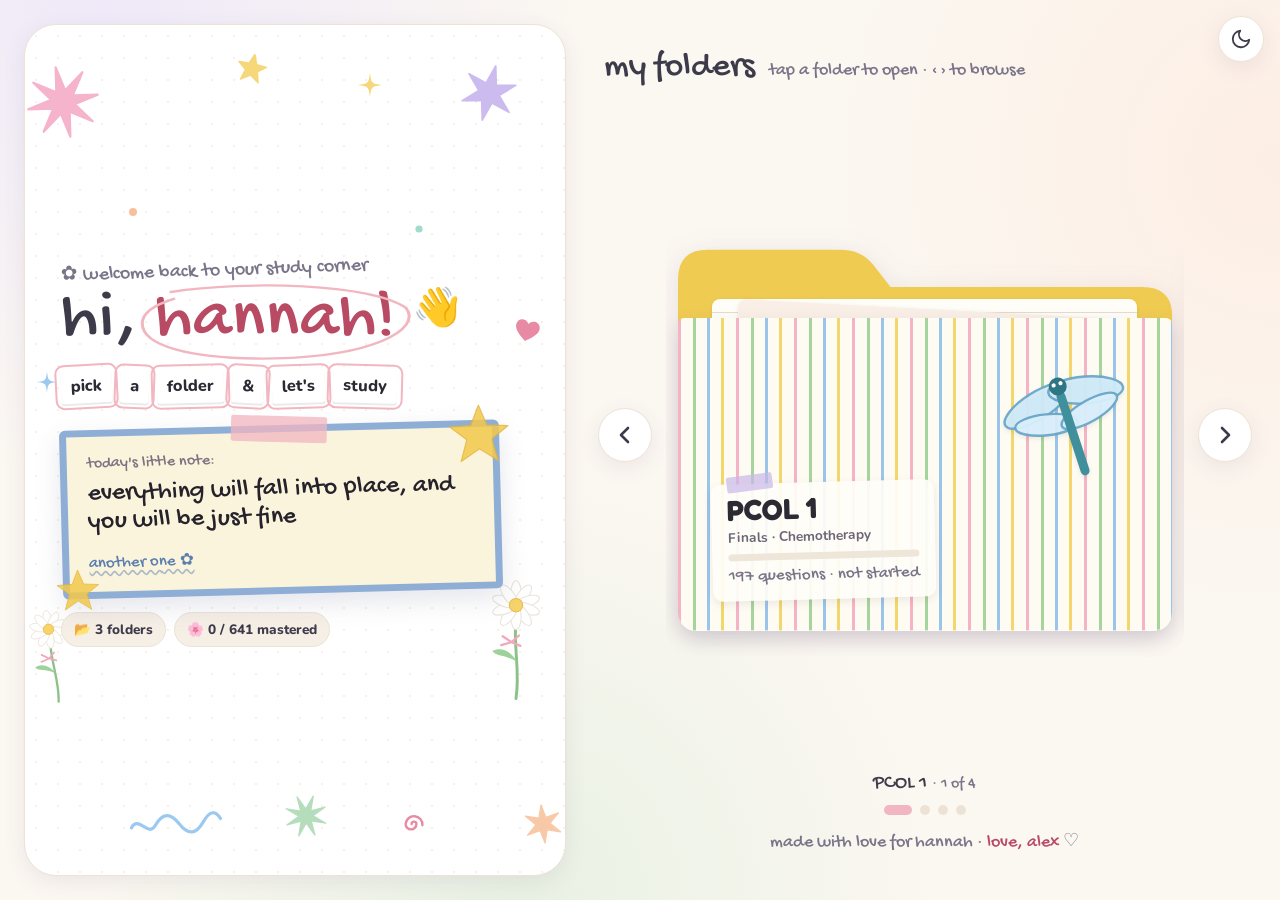
<file: index.html>
<!doctype html>
<html lang="en" data-theme="light">
<head>
<meta charset="utf-8">
<meta name="viewport" content="width=device-width, initial-scale=1">
<title>Hi, Hannah!</title>
<link rel="preconnect" href="https://fonts.googleapis.com">
<link href="https://fonts.googleapis.com/css2?family=Fredoka:wght@500;600;700&family=Gochi+Hand&family=Nunito:wght@400;600;700;800&display=swap" rel="stylesheet">
<link rel="stylesheet" href="assets/base.css">
<link rel="stylesheet" href="assets/folders.css">
<script src="assets/common.js"></script>
<style>
:root{--hand:"Gochi Hand","Comic Sans MS","Segoe Print",cursive}
.home-top{position:fixed;top:16px;right:16px;z-index:30}
.home{display:grid;grid-template-columns:minmax(0,.9fr) minmax(0,1.1fr);gap:28px;max-width:1400px;margin:0 auto;padding:24px 24px 24px;align-items:start}
@media(max-width:900px){.home{grid-template-columns:1fr;padding:16px 16px 32px;gap:8px}}

/* ---------- Greeting side ---------- */
.hello{position:sticky;top:24px;min-height:calc(100vh - 48px);display:flex;flex-direction:column;justify-content:center;padding:40px 36px;border-radius:32px;
  background:var(--surface);border:1px solid var(--line);box-shadow:var(--shadow);overflow:hidden;isolation:isolate}
.hello::before{content:"";position:absolute;inset:0;z-index:-2;opacity:.55;
  background-image:radial-gradient(var(--line) 1.2px,transparent 1.3px);background-size:22px 22px}
@media(max-width:900px){.hello{position:relative;top:0;min-height:auto;padding:64px 22px 30px}}
.doodles{position:absolute;inset:0;z-index:-1;pointer-events:none}
.dd{position:absolute;transform:translate(-50%,-50%) rotate(var(--r,0deg));animation:floaty 6s ease-in-out infinite;animation-delay:var(--dl,0s)}
.dd svg{display:block;width:100%;height:auto;overflow:visible}
.dd.tw{animation:twinkle 3.2s ease-in-out infinite;animation-delay:var(--dl,0s)}
@keyframes floaty{0%,100%{transform:translate(-50%,-50%) rotate(var(--r,0deg))}50%{transform:translate(-50%,calc(-50% - 7px)) rotate(calc(var(--r,0deg) + 4deg))}}
@keyframes twinkle{0%,100%{opacity:1;transform:translate(-50%,-50%) scale(1) rotate(var(--r,0deg))}50%{opacity:.45;transform:translate(-50%,-50%) scale(.78) rotate(var(--r,0deg))}}
@media(max-width:620px){.dd.opt{display:none}}

.kicker{font-family:var(--hand);font-size:1.25rem;color:var(--muted);margin:0 0 4px;transform:rotate(-2deg);display:inline-block}
.hi{font-family:var(--hand);font-weight:400;font-size:clamp(3.2rem,5.4vw,5.6rem);line-height:.95;margin:0;letter-spacing:1px;color:var(--ink)}
.hi .name{position:relative;display:inline-block;color:var(--rose-d)}
.hi .name svg{position:absolute;left:-9%;top:-14%;width:118%;height:132%;overflow:visible;pointer-events:none}
.hi .name path{fill:none;stroke:var(--rose);stroke-width:3.2;stroke-linecap:round;stroke-dasharray:640;stroke-dashoffset:640;animation:draw 1.4s .4s ease forwards}
.hi .wave{display:inline-block;font-size:.55em;vertical-align:.35em;transform-origin:70% 80%;animation:wave 2.4s 1.2s ease-in-out 2}
@keyframes draw{to{stroke-dashoffset:0}}
@keyframes wave{0%,60%,100%{transform:rotate(0)}10%,30%{transform:rotate(14deg)}20%,40%{transform:rotate(-8deg)}}

.tiles{display:flex;flex-wrap:wrap;gap:8px;margin:16px 0 22px}
.tiles span{font-family:var(--body);font-weight:800;font-size:1.02rem;background:#fff;color:#2c2a33;padding:4px 10px;border-radius:3px;
  outline:2px solid var(--rose);outline-offset:4px;transform:rotate(var(--r));box-shadow:0 2px 0 rgba(0,0,0,.08)}
:root[data-theme="dark"] .tiles span{background:#f7f2ea}

/* Note card (cream card, blue frame, chunky marker text, yellow stars) */
.note{position:relative;max-width:440px;background:#fbf4dd;border:7px solid #8eaed6;border-radius:6px;padding:16px 20px 13px;transform:rotate(-1.5deg);box-shadow:0 10px 26px rgba(80,90,130,.15)}
.note::before{content:"";position:absolute;top:-16px;left:50%;width:96px;height:26px;transform:translateX(-50%) rotate(3deg);background:rgba(242,182,193,.75);border-radius:2px}
.note small{display:block;font-family:var(--hand);font-size:1rem;color:#7d7280;margin-bottom:2px}
.note p{margin:0;font-family:var(--hand);font-size:clamp(1.35rem,2vw,1.8rem);line-height:1.12;color:#25222b;min-height:2.3em;transition:opacity .25s}
.note .ystar{position:absolute;width:62px;opacity:.85;z-index:0;pointer-events:none}
.note p,.note small,.note button{position:relative;z-index:1}
.note button{margin-top:10px;border:0;background:none;font-family:var(--hand);font-size:1.05rem;color:#5c7fae;padding:2px 0;text-decoration:underline wavy rgba(92,127,174,.5);text-underline-offset:4px}
.note button:hover{color:var(--rose-d)}
.hello-stats{display:flex;gap:8px;flex-wrap:wrap;margin-top:18px}
.hello-stats span{font-size:.85rem;font-weight:800;padding:6px 12px;border-radius:99px;background:var(--surface-2);border:1px solid var(--line)}

/* ---------- Folder shelf ---------- */
.shelf{display:flex;flex-direction:column;min-height:calc(100vh - 48px);padding:26px 4px 0}
@media(max-width:900px){.shelf{min-height:0;padding:22px 0 0}}
.shelf-head{display:flex;align-items:baseline;gap:14px;flex-wrap:wrap;margin:0 6px 18px}
.shelf-head h2{font-family:var(--hand);font-weight:400;font-size:2.2rem;line-height:1}
.shelf-head .hand{font-family:var(--hand);color:var(--muted);font-size:1.15rem}
 /* Folder carousel: one folder at a time, browse with the arrow buttons, arrow keys, dots or a swipe */
.carousel{flex:1;min-height:0;display:grid;grid-template-columns:auto minmax(0,1fr) auto;align-items:center;gap:14px}
.car-viewport{overflow:hidden;border-radius:24px;touch-action:pan-y}
.car-track{display:flex;transition:transform .55s cubic-bezier(.3,1.15,.4,1)}
.slide{flex:0 0 100%;display:flex;justify-content:center;align-items:center;padding:22px 12px 26px}
.slide .folder{width:min(100%,620px,calc((100vh - 300px) * 1.25))}
.slide .folder.ghost{aspect-ratio:5/4}
.slide .folder .label{padding:10px 16px 11px}
.slide .folder .label b{font-size:1.8rem}
.slide .folder .label small{font-size:.86rem}
.slide .folder .label em{font-size:1.05rem}
.slide .folder .mini{min-width:150px;height:7px}
.car-btn{width:54px;height:54px;border-radius:50%;border:1px solid var(--line);background:var(--surface);box-shadow:var(--shadow);color:var(--ink);display:grid;place-items:center;transition:transform .2s,background .2s}
.car-btn svg{width:24px;height:24px}
.car-btn:hover{transform:scale(1.08);background:var(--rose-t)}
.car-btn:active{transform:scale(.95)}
.car-meta{display:flex;flex-direction:column;align-items:center;gap:6px;margin:2px 0 4px}
.car-name{font-family:var(--hand);font-size:1.25rem;color:var(--ink)}
.car-name small{color:var(--muted);font-size:1rem}
.car-dots{display:flex;justify-content:center;gap:8px}
.car-dots button{width:10px;height:10px;border-radius:99px;border:0;padding:0;background:var(--line);transition:width .3s,background .3s}
.car-dots button.on{width:28px;background:var(--rose)}
@media(max-width:900px){.slide .folder{width:min(100%,460px)}}
@media(max-width:520px){.carousel{gap:6px}.car-btn{width:42px;height:42px}.slide{padding:16px 4px 20px}.slide .folder .label b{font-size:1.4rem}.slide .folder .mini{min-width:100px}}

.folder{position:relative;display:block;aspect-ratio:5/4;color:inherit;text-decoration:none;perspective:900px;
  animation:popin .6s cubic-bezier(.3,1.5,.5,1) both;animation-delay:var(--d,0ms)}
@keyframes popin{from{opacity:0;transform:translateY(16px) scale(.94)}to{opacity:1;transform:none}}
.folder .backsheet{position:absolute;inset:0;width:100%;height:100%;filter:drop-shadow(0 6px 14px rgba(90,70,110,.13))}
.folder .backsheet path{fill:var(--tab)}
.folder .paper{position:absolute;left:7%;right:7%;top:16%;height:62%;border-radius:8px;background:#fffdf8;transition:transform .4s cubic-bezier(.3,1.4,.5,1);
  background-image:repeating-linear-gradient(transparent 0 13px,#e7dccb 13px 14px);box-shadow:0 1px 4px rgba(0,0,0,.08)}
.folder .paper:nth-child(3){left:11%;right:4%;top:19%;transform:rotate(3deg);background-image:none;background-color:#f9efe6}
.folder .front{position:absolute;left:0;right:0;top:21%;bottom:0;border-radius:6px 6px 18px 18px;overflow:hidden;transform-origin:50% 100%;
  transition:transform .4s cubic-bezier(.3,1.3,.5,1),box-shadow .3s;box-shadow:0 -1px 0 rgba(255,255,255,.6) inset,0 8px 18px rgba(90,70,110,.16)}
.folder:hover .front,.folder:focus-visible .front{transform:rotateX(-18deg);box-shadow:0 14px 26px rgba(90,70,110,.22)}
.folder:hover .paper:nth-child(2),.folder:focus-visible .paper:nth-child(2){transform:translateY(-16%)}
.folder:hover .paper:nth-child(3){transform:translateY(-9%) rotate(5deg)}
.folder:focus-visible{outline:none}
.folder:focus-visible .front{outline:3px solid var(--lav);outline-offset:3px}
.folder .doodle{position:absolute;right:6%;top:7%;width:40%;max-width:150px;filter:drop-shadow(0 2px 2px rgba(0,0,0,.08))}
.folder .doodle svg{width:100%;height:auto;display:block}
.folder .label{position:absolute;left:7%;bottom:10%;max-width:64%;padding:7px 12px 8px;border-radius:10px;background:rgba(255,253,248,.93);color:#2c2a33;transform:rotate(-1.5deg);box-shadow:0 3px 10px rgba(0,0,0,.08)}
.folder .label::before{content:"";position:absolute;top:-9px;left:16px;width:46px;height:16px;background:rgba(201,184,232,.7);transform:rotate(-6deg);border-radius:2px}
.folder .label b{display:block;font-family:var(--head);font-weight:700;font-size:1.3rem;line-height:1.1}
.folder .label small{display:block;font-size:.74rem;color:#6d6677;font-weight:700;margin-top:1px;white-space:nowrap;overflow:hidden;text-overflow:ellipsis}
.folder .mini{display:block;height:6px;border-radius:99px;background:#efe6da;margin-top:6px;overflow:hidden;min-width:100px}
.folder .mini i{display:block;height:100%;border-radius:99px;background:linear-gradient(90deg,#a8c3a0,#c9b8e8,#f2b6c1)}
.folder .label em{display:block;font-style:normal;font-family:var(--hand);font-size:.9rem;color:#7a7489;margin-top:3px;white-space:nowrap}
@media(max-width:900px) and (min-width:521px){.folder .label{max-width:74%;padding:6px 9px 7px}.folder .label b{font-size:1.1rem}.folder .label small{display:none}.folder .mini{min-width:70px}}

/* Ghost folder = coming soon */
.folder.ghost{cursor:default;aspect-ratio:5/3}
.folder.ghost .backsheet{filter:none}
.folder.ghost .backsheet path{fill:none;stroke:var(--muted);stroke-width:.8;stroke-dasharray:3 3;vector-effect:non-scaling-stroke;opacity:.55}
.folder.ghost .front{background:transparent;box-shadow:none;border:2px dashed color-mix(in srgb,var(--muted) 45%,transparent);display:grid;place-items:center;text-align:center}
.folder.ghost:hover .front{transform:none}
.folder.ghost .front span{font-family:var(--hand);font-size:1.25rem;color:var(--muted);padding:0 10px}

/* Folder patterns live in assets/folders.css */
.folder:not(.ghost) .front{background:var(--pat);border:var(--bw,0px) solid transparent}
:root[data-theme="dark"] .folder:not(.ghost) .front,:root[data-theme="dark"] .folder .backsheet{filter:saturate(.88) brightness(.9)}

footer.home-foot{text-align:center;color:var(--muted);font-family:var(--hand);font-size:1.15rem;padding:10px 16px 18px}
footer.home-foot b{font-weight:400;color:var(--rose-d)}
@media (prefers-reduced-motion: reduce){.dd,.folder,.hi .name path,.hi .wave{animation:none!important}.hi .name path{stroke-dashoffset:0}}
</style>
</head>
<body>
<div class="home-top">
  <button class="theme-btn" id="themeBtn" aria-label="Toggle dark mode">
    <svg class="moon" viewBox="0 0 24 24" fill="none" stroke="currentColor" stroke-width="2" stroke-linecap="round" stroke-linejoin="round"><path d="M21 12.8A9 9 0 1 1 11.2 3a7 7 0 0 0 9.8 9.8z"/></svg>
    <svg class="sun" viewBox="0 0 24 24" fill="none" stroke="currentColor" stroke-width="2" stroke-linecap="round"><circle cx="12" cy="12" r="4.5"/><path d="M12 2v2M12 20v2M4.9 4.9l1.4 1.4M17.7 17.7l1.4 1.4M2 12h2M20 12h2M4.9 19.1l1.4-1.4M17.7 6.3l1.4-1.4"/></svg>
  </button>
</div>

<div class="home">
  <!-- ============ Greeting ============ -->
  <section class="hello" aria-labelledby="hiTitle">
    <div class="doodles" id="doodles" aria-hidden="true"></div>
    <p class="kicker">✿ welcome back to your study corner</p>
    <h1 class="hi" id="hiTitle">hi, <span class="name">hannah!<svg viewBox="0 0 300 120" preserveAspectRatio="none" aria-hidden="true"><path d="M40,18 C120,2 250,6 288,40 C306,70 250,108 150,110 C60,112 6,92 10,58 C14,30 70,14 130,12"/></svg></span> <span class="wave">👋</span></h1>
    <div class="tiles" id="tiles" aria-label="pick a folder and let's study"></div>
    <div class="note" id="note">
      <svg class="ystar" style="top:-24px;right:-18px" viewBox="0 0 100 100" aria-hidden="true"><path d="M50 4 63 36 97 38 70 59 80 94 50 74 20 94 30 59 3 38 37 36Z" fill="#f2c94c" stroke="#e5b53a" stroke-width="2" stroke-linejoin="round"/></svg>
      <svg class="ystar" style="bottom:-20px;left:-14px;width:44px" viewBox="0 0 100 100" aria-hidden="true"><path d="M50 4 63 36 97 38 70 59 80 94 50 74 20 94 30 59 3 38 37 36Z" fill="#f2c94c" stroke="#e5b53a" stroke-width="2" stroke-linejoin="round"/></svg>
      <small>today's little note:</small>
      <p id="noteText">you are not behind</p>
      <button type="button" id="noteBtn">another one ✿</button>
    </div>
    <div class="hello-stats" id="stats"></div>
  </section>

  <!-- ============ Folders ============ -->
  <section class="shelf" aria-labelledby="shelfTitle">
    <div class="shelf-head">
      <h2 id="shelfTitle">my folders</h2>
      <span class="hand">tap a folder to open · ‹ › to browse</span>
    </div>
    <div class="carousel" id="carousel">
      <button class="car-btn" id="carPrev" aria-label="Previous folder"><svg viewBox="0 0 24 24" fill="none" stroke="currentColor" stroke-width="2.6" stroke-linecap="round" stroke-linejoin="round"><path d="M15 5l-7 7 7 7"/></svg></button>
      <div class="car-viewport" id="carViewport"><div class="car-track" id="folders"></div></div>
      <button class="car-btn" id="carNext" aria-label="Next folder"><svg viewBox="0 0 24 24" fill="none" stroke="currentColor" stroke-width="2.6" stroke-linecap="round" stroke-linejoin="round"><path d="M9 5l7 7-7 7"/></svg></button>
    </div>
    <div class="car-meta">
      <div class="car-name" id="carName" aria-live="polite"></div>
      <div class="car-dots" id="carDots" role="tablist" aria-label="Choose a folder"></div>
    </div>
    <footer class="home-foot">made with love for hannah · <b>love, alex</b> ♡</footer>
  </section>
</div>

<script src="subjects/subjects.js"></script>
<script>
/* ---------------- Little notes ---------------- */
const NOTES = [
  "you are not behind",
  "everything will fall into place, and you will be just fine",
  "remember to live while you're busy surviving",
  "small steps still count",
  "you've learned more than you think",
  "one folder at a time, hannah",
  "breathe, sip some water, then one more card",
  "future pharmacist in progress ♡",
  "rest is part of studying too",
  "proud of you for showing up today"
];
let noteIdx = Math.floor(Math.random() * NOTES.length);
const noteText = document.getElementById('noteText');
noteText.textContent = NOTES[noteIdx];
document.getElementById('noteBtn').onclick = () => {
  noteIdx = (noteIdx + 1 + Math.floor(Math.random() * (NOTES.length - 1))) % NOTES.length;
  noteText.style.opacity = 0;
  setTimeout(() => { noteText.textContent = NOTES[noteIdx]; noteText.style.opacity = 1; }, 220);
};

/* ---------------- Word tiles ---------------- */
document.getElementById('tiles').innerHTML = ["pick","a","folder","&","let's","study"]
  .map((w,i) => `<span style="--r:${[-3,2,-1.5,3,-2,1.5][i]}deg" aria-hidden="true">${w}</span>`).join('');

/* ---------------- Doodle shapes ---------------- */
const C = {pink:"#f4a7c4", lav:"#c4b0ec", butter:"#f6d77a", sky:"#9cc9ef", sage:"#a9d8b0", peach:"#f7c09a", rose:"#e98aa5", mint:"#9fdccb"};
function burst(n, ro, ri){ let d=""; for(let i=0;i<n*2;i++){ const a=Math.PI*i/n - Math.PI/2, r=i%2?ri:ro; d+=(i?"L":"M")+(50+r*Math.cos(a)).toFixed(1)+","+(50+r*Math.sin(a)).toFixed(1);} return d+"Z"; }
const SHAPES = {
  burst: c => `<svg viewBox="0 0 100 100"><path d="${burst(8,48,16)}" fill="${c}" opacity=".85" stroke="${c}" stroke-width="3" stroke-linejoin="round"/></svg>`,
  burst6: c => `<svg viewBox="0 0 100 100"><path d="${burst(6,48,18)}" fill="${c}" opacity=".85" stroke="${c}" stroke-width="3" stroke-linejoin="round"/></svg>`,
  sparkle: c => `<svg viewBox="-50 -50 100 100"><path d="M0,-48 C5,-6 6,-5 48,0 C6,5 5,6 0,48 C-5,6 -6,5 -48,0 C-6,-5 -5,-6 0,-48Z" fill="${c}"/></svg>`,
  star5: c => `<svg viewBox="0 0 100 100"><path d="M50 4 63 36 97 38 70 59 80 94 50 74 20 94 30 59 3 38 37 36Z" fill="${c}" stroke="${c}" stroke-width="5" stroke-linejoin="round"/></svg>`,
  squiggle: c => `<svg viewBox="0 0 120 30"><path d="M4,16 C14,0 24,30 34,15 S54,0 64,15 S84,30 94,15 S110,2 116,12" fill="none" stroke="${c}" stroke-width="4" stroke-linecap="round"/></svg>`,
  curl: c => `<svg viewBox="0 0 60 60"><path d="M30,30 m-4,0 a4,4 0 1,1 8,0 a9,9 0 1,1 -18,0 a14,14 0 1,1 28,2" fill="none" stroke="${c}" stroke-width="4" stroke-linecap="round"/></svg>`,
  heart: c => `<svg viewBox="0 0 100 90"><path d="M50 84C20 62 4 46 4 28 4 14 15 4 28 4c9 0 17 5 22 13C55 9 63 4 72 4c13 0 24 10 24 24 0 18-16 34-46 56Z" fill="${c}"/></svg>`,
  dot: c => `<svg viewBox="0 0 20 20"><circle cx="10" cy="10" r="8" fill="${c}"/></svg>`,
  daisy: () => {
    let petals = ""; for(let i=0;i<10;i++) petals += `<ellipse cx="50" cy="26" rx="7" ry="17" fill="#fff" stroke="#e9e4da" stroke-width="1.4" transform="rotate(${i*36} 50 42)"/>`;
    return `<svg viewBox="0 0 100 170"><path d="M50,60 C46,100 56,130 50,168" stroke="#8cc28a" stroke-width="4" fill="none" stroke-linecap="round"/>
      <path d="M50,118 C34,108 24,112 18,104 C30,98 42,104 50,116Z" fill="#9fd19a"/>
      <path d="M44,92 l-12,-8 m12,8 l-14,4 m14,-4 l10,-9 m-10,9 l12,5" stroke="#f2a7bb" stroke-width="3" stroke-linecap="round"/>
      ${petals}<circle cx="50" cy="42" r="9" fill="#f6d36b" stroke="#ebbf48" stroke-width="1.5"/></svg>`;
  }
};
const DOODLES = [
  {t:"burst",  x:7,  y:9,  s:74, c:"pink",  r:-12},
  {t:"burst6", x:86, y:8,  s:58, c:"lav",   r:14, dl:1.2},
  {t:"sparkle",x:64, y:7,  s:26, c:"butter",tw:1},
  {t:"star5",  x:42, y:5,  s:30, c:"butter",r:12, tw:1, dl:.6},
  {t:"daisy",  x:91, y:72, s:74},
  {t:"daisy",  x:5,  y:74, s:58, r:-8, opt:1, dl:2},
  {t:"heart",  x:93, y:36, s:26, c:"rose",  r:12, dl:.8},
  {t:"sparkle",x:4,  y:42, s:22, c:"sky",   tw:1, dl:1.4},
  {t:"squiggle",x:28,y:94, s:96, c:"sky",   r:-4},
  {t:"curl",   x:72, y:94, s:36, c:"rose",  dl:1.6},
  {t:"burst",  x:52, y:93, s:44, c:"sage",  r:20, opt:1, dl:2.2},
  {t:"sparkle",x:80, y:52, s:18, c:"pink",  tw:1, dl:.3, opt:1},
  {t:"dot",    x:20, y:22, s:10, c:"peach", tw:1, dl:1},
  {t:"dot",    x:73, y:24, s:9,  c:"mint",  tw:1, dl:2.4},
  {t:"star5",  x:16, y:58, s:20, c:"lav",   r:-10, tw:1, dl:1.8, opt:1},
  {t:"burst6", x:96, y:94, s:40, c:"peach", r:-6, opt:1, dl:.4}
];
document.getElementById('doodles').innerHTML = DOODLES.map(d =>
  `<span class="dd${d.tw?' tw':''}${d.opt?' opt':''}" style="left:${d.x}%;top:${d.y}%;width:${d.s}px;--r:${d.r||0}deg;--dl:${d.dl||0}s">${SHAPES[d.t](C[d.c])}</span>`).join('');

/* ---------------- Folder doodles (simple original drawings) ---------------- */
const FOLDER_DOODLES = {
  dragonfly: `<svg viewBox="0 0 100 100"><g transform="rotate(-18 50 50)">
    <ellipse cx="33" cy="38" rx="25" ry="9" fill="#cfe9f7" stroke="#6aa6c8" stroke-width="1.6" opacity=".95" transform="rotate(-14 33 38)"/>
    <ellipse cx="67" cy="38" rx="25" ry="9" fill="#cfe9f7" stroke="#6aa6c8" stroke-width="1.6" opacity=".95" transform="rotate(14 67 38)"/>
    <ellipse cx="35" cy="52" rx="21" ry="7" fill="#d8eefb" stroke="#6aa6c8" stroke-width="1.6" opacity=".95" transform="rotate(12 35 52)"/>
    <ellipse cx="65" cy="52" rx="21" ry="7" fill="#d8eefb" stroke="#6aa6c8" stroke-width="1.6" opacity=".95" transform="rotate(-12 65 52)"/>
    <rect x="47" y="34" width="6" height="58" rx="3" fill="#3f8f9c"/><circle cx="50" cy="30" r="6" fill="#2f7684"/>
    <circle cx="47.6" cy="28.5" r="1.4" fill="#fff"/><circle cx="52.4" cy="28.5" r="1.4" fill="#fff"/></g></svg>`,
  ducks: `<svg viewBox="0 0 120 100">
    <g><ellipse cx="34" cy="60" rx="20" ry="16" fill="#f1ece4" stroke="#b8ac9a" stroke-width="1.4"/><path d="M18 56c6-6 18-6 26 2" stroke="#8c7d68" stroke-width="2" fill="none"/>
    <rect x="30" y="20" width="10" height="34" rx="5" fill="#f1ece4"/><circle cx="35" cy="22" r="10" fill="#3f8a55"/><path d="M43 22l10 2-10 4z" fill="#f2b33d"/><circle cx="37" cy="19" r="1.6" fill="#222"/>
    <rect x="27" y="74" width="7" height="14" rx="2" fill="#4f7fc4"/><rect x="37" y="74" width="7" height="14" rx="2" fill="#4f7fc4"/><rect x="25" y="85" width="10" height="5" rx="2" fill="#3e6aa8"/><rect x="35" y="85" width="10" height="5" rx="2" fill="#3e6aa8"/></g>
    <g><ellipse cx="86" cy="60" rx="20" ry="16" fill="#b78f6b" stroke="#8a6747" stroke-width="1.4"/><path d="M72 58c8-5 18-4 26 3" stroke="#7b5a3c" stroke-width="2" fill="none"/>
    <rect x="80" y="20" width="10" height="34" rx="5" fill="#b78f6b"/><circle cx="85" cy="22" r="10" fill="#a07a56"/><path d="M77 22l-10 2 10 4z" fill="#f2b33d"/><circle cx="83" cy="19" r="1.6" fill="#222"/>
    <rect x="77" y="74" width="7" height="14" rx="2" fill="#e05a5a"/><rect x="87" y="74" width="7" height="14" rx="2" fill="#e05a5a"/><rect x="75" y="85" width="10" height="5" rx="2" fill="#c64848"/><rect x="85" y="85" width="10" height="5" rx="2" fill="#c64848"/></g></svg>`,
  stamp: `<svg viewBox="0 0 110 100"><rect x="44" y="6" width="56" height="64" fill="#fffaf0" stroke="#d9cdb8" stroke-width="3" stroke-dasharray="3 3"/><rect x="51" y="13" width="42" height="40" fill="#f3c6a5"/>
    <path d="M60 38l14-10 4 4-10 6 12 3-2 3-14-2z" fill="#4f7fc4"/><text x="72" y="64" font-size="7" text-anchor="middle" fill="#7a6a55" font-family="sans-serif">AIR MAIL</text>
    <circle cx="36" cy="56" r="22" fill="none" stroke="#5a6f9a" stroke-width="2.5"/><circle cx="36" cy="56" r="15" fill="none" stroke="#5a6f9a" stroke-width="1.5"/>
    <path d="M4 82c10-6 20 6 30 0s20 6 30 0 20 6 30 0" stroke="#5a6f9a" stroke-width="2.5" fill="none"/><path d="M4 92c10-6 20 6 30 0s20 6 30 0 20 6 30 0" stroke="#5a6f9a" stroke-width="2.5" fill="none"/></svg>`,
  daisy: `<svg viewBox="0 0 100 100">${Array.from({length:12},(_,i)=>`<ellipse cx="50" cy="24" rx="8" ry="20" fill="#fff" stroke="#e7dfd2" stroke-width="1.5" transform="rotate(${i*30} 50 50)"/>`).join('')}<circle cx="50" cy="50" r="12" fill="#f5cf5c" stroke="#e5b53a" stroke-width="2"/></svg>`,
  stars: `<svg viewBox="0 0 100 100"><path d="M40 8 49 31 74 32 54 47 61 72 40 58 19 72 26 47 6 32 31 31Z" fill="#f2c94c"/><path d="M78 52 83 64 96 65 86 73 89 86 78 79 67 86 70 73 60 65 73 64Z" fill="#f4a7c4"/><path d="M30 76 33 84 42 84 35 89 37 97 30 92 23 97 25 89 18 84 27 84Z" fill="#9cc9ef"/></svg>`,
  cat: `<svg viewBox="0 0 100 100"><path d="M22 34 26 8 44 26Z M78 34 74 8 56 26Z" fill="#f2b98c" stroke="#c98a5e" stroke-width="2" stroke-linejoin="round"/><ellipse cx="50" cy="52" rx="34" ry="30" fill="#f6c9a2" stroke="#c98a5e" stroke-width="2"/>
    <circle cx="38" cy="48" r="4" fill="#3a2f2a"/><circle cx="62" cy="48" r="4" fill="#3a2f2a"/><path d="M47 58h6l-3 4z" fill="#e07a8f"/><path d="M50 62c-3 5-8 5-10 2M50 62c3 5 8 5 10 2" stroke="#3a2f2a" stroke-width="2" fill="none" stroke-linecap="round"/>
    <circle cx="30" cy="60" r="5" fill="#f4a7b9" opacity=".7"/><circle cx="70" cy="60" r="5" fill="#f4a7b9" opacity=".7"/></svg>`,
  heart: `<svg viewBox="0 0 100 90"><path d="M50 84C20 62 4 46 4 28 4 14 15 4 28 4c9 0 17 5 22 13C55 9 63 4 72 4c13 0 24 10 24 24 0 18-16 34-46 56Z" fill="#f08aa6" stroke="#fff" stroke-width="4"/></svg>`
};

/* ---------------- Folders ---------------- */
const BACKSHEET = `<svg class="backsheet" viewBox="0 0 100 80" preserveAspectRatio="none" aria-hidden="true"><path d="M0,9 Q0,3 6,3 H33 Q37,3 39.5,6 L43,10.5 H94 Q100,10.5 100,16.5 V74 Q100,80 94,80 H6 Q0,80 0,74 Z"/></svg>`;
const esc = s => String(s).replace(/[&<>"]/g, c => ({"&":"&amp;","<":"&lt;",">":"&gt;",'"':"&quot;"}[c]));
const subjects = window.SUBJECTS || [];
let mastTotal = 0, qTotal = 0;
const html = subjects.map((s, i) => {
  const total = store.get(s.id + '-total', s.total || 0) || 0;
  const done = Math.min((store.get(s.id + '-mastered', []) || []).length, total || Infinity);
  mastTotal += done; qTotal += total;
  const pct = total ? Math.round(done / total * 100) : 0;
  return `<a class="folder f-${esc(s.folder || 'pastel-pinstripe')}" href="reviewer.html?s=${encodeURIComponent(s.id)}" style="--d:${120 + i*90}ms" aria-label="Open ${esc(s.title)} reviewer">
    ${BACKSHEET}<span class="paper"></span><span class="paper"></span>
    <span class="front">${s.doodle && FOLDER_DOODLES[s.doodle] ? `<span class="doodle">${FOLDER_DOODLES[s.doodle]}</span>` : ''}
      <span class="label"><b>${esc(s.title)}</b><small>${esc(s.subtitle || '')}</small>
        <span class="mini"><i style="width:${pct}%"></i></span><em>${done ? `${done} / ${total} mastered` : `${total} questions · not started`}</em></span>
    </span></a>`;
}).join('');
const ghost = `<div class="folder ghost" style="--d:${120 + subjects.length*90}ms" aria-hidden="true">${BACKSHEET}<span class="front"><span>more folders<br>coming soon 🌱</span></span></div>`;
/* ---------------- Folder carousel ---------------- */
const slides = [...html.split('</a>').filter(h => h.trim()).map(h => h + '</a>'), ghost];
const names = [...subjects.map(s => s.title), 'coming soon'];
const track = document.getElementById('folders');
track.innerHTML = slides.map((h, i) => `<div class="slide" role="group" aria-roledescription="slide" aria-label="${i + 1} of ${slides.length}">${h}</div>`).join('');
document.getElementById('carDots').innerHTML = slides.map((_, i) => `<button role="tab" aria-label="${esc(names[i])}" data-i="${i}"></button>`).join('');
let carIdx = Math.min(Math.max(store.get('bloom-folder-idx', 0) | 0, 0), slides.length - 1);
function showFolder(n){
  carIdx = (n + slides.length) % slides.length;
  track.style.transform = `translateX(-${carIdx * 100}%)`;
  [...track.children].forEach((sl, i) => {
    const on = i === carIdx;
    sl.setAttribute('aria-hidden', on ? 'false' : 'true');
    sl.querySelectorAll('a').forEach(a => a.tabIndex = on ? 0 : -1);
  });
  document.querySelectorAll('#carDots button').forEach((d, i) => { d.classList.toggle('on', i === carIdx); d.setAttribute('aria-selected', i === carIdx); });
  document.getElementById('carName').innerHTML = `${esc(names[carIdx])} <small>· ${carIdx + 1} of ${slides.length}</small>`;
  store.set('bloom-folder-idx', carIdx);
}
document.getElementById('carPrev').onclick = () => showFolder(carIdx - 1);
document.getElementById('carNext').onclick = () => showFolder(carIdx + 1);
document.getElementById('carDots').onclick = e => { const b = e.target.closest('button'); if(b) showFolder(+b.dataset.i); };
document.addEventListener('keydown', e => {
  if(e.target.closest && e.target.closest('input, textarea, select')) return;
  if(e.key === 'ArrowLeft') showFolder(carIdx - 1);
  if(e.key === 'ArrowRight') showFolder(carIdx + 1);
});
let touchX = null;
const vp = document.getElementById('carViewport');
vp.addEventListener('touchstart', e => { touchX = e.touches[0].clientX; }, {passive: true});
vp.addEventListener('touchend', e => {
  if(touchX === null) return;
  const dx = e.changedTouches[0].clientX - touchX; touchX = null;
  if(Math.abs(dx) > 40) showFolder(carIdx + (dx < 0 ? 1 : -1));
});
showFolder(carIdx);

document.getElementById('stats').innerHTML =
  `<span>📂 ${subjects.length} folder${subjects.length === 1 ? '' : 's'}</span><span>🌸 ${mastTotal} / ${qTotal} mastered</span>`;
</script>
</body>
</html>
</file>
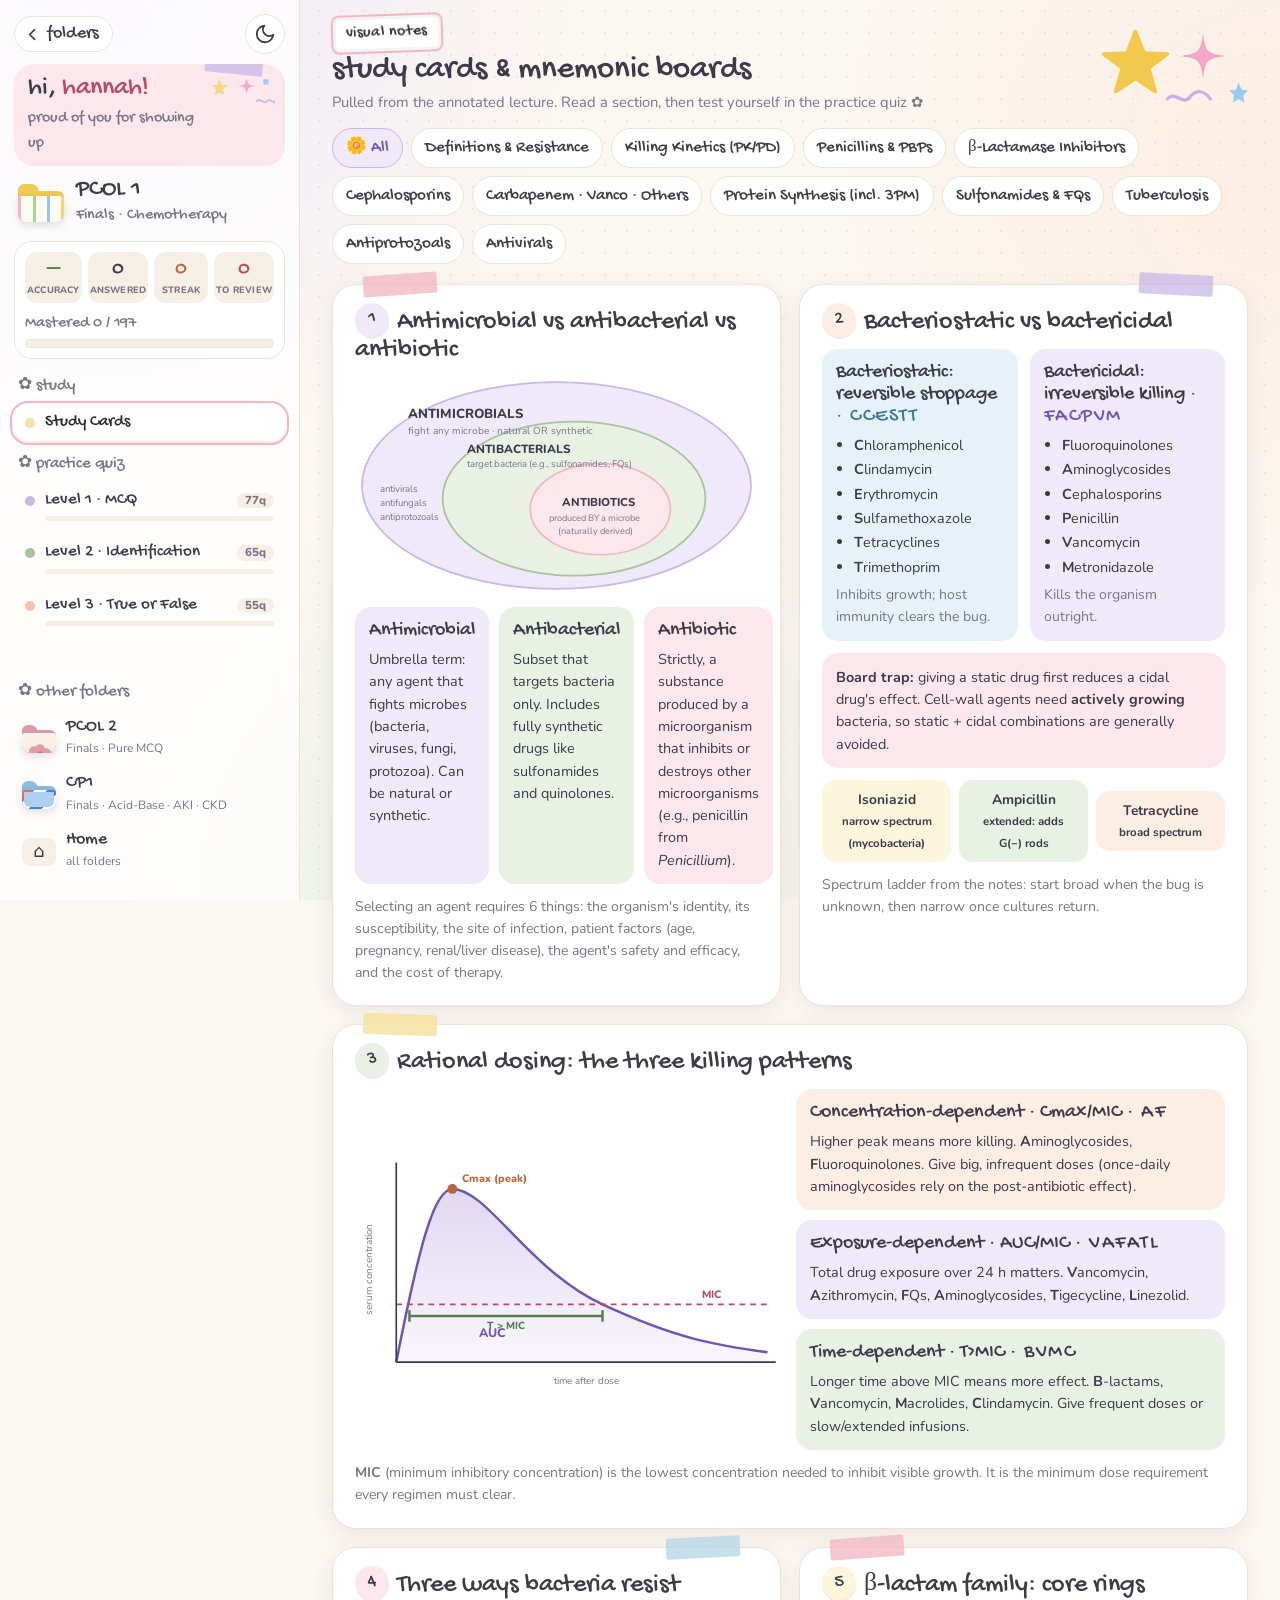
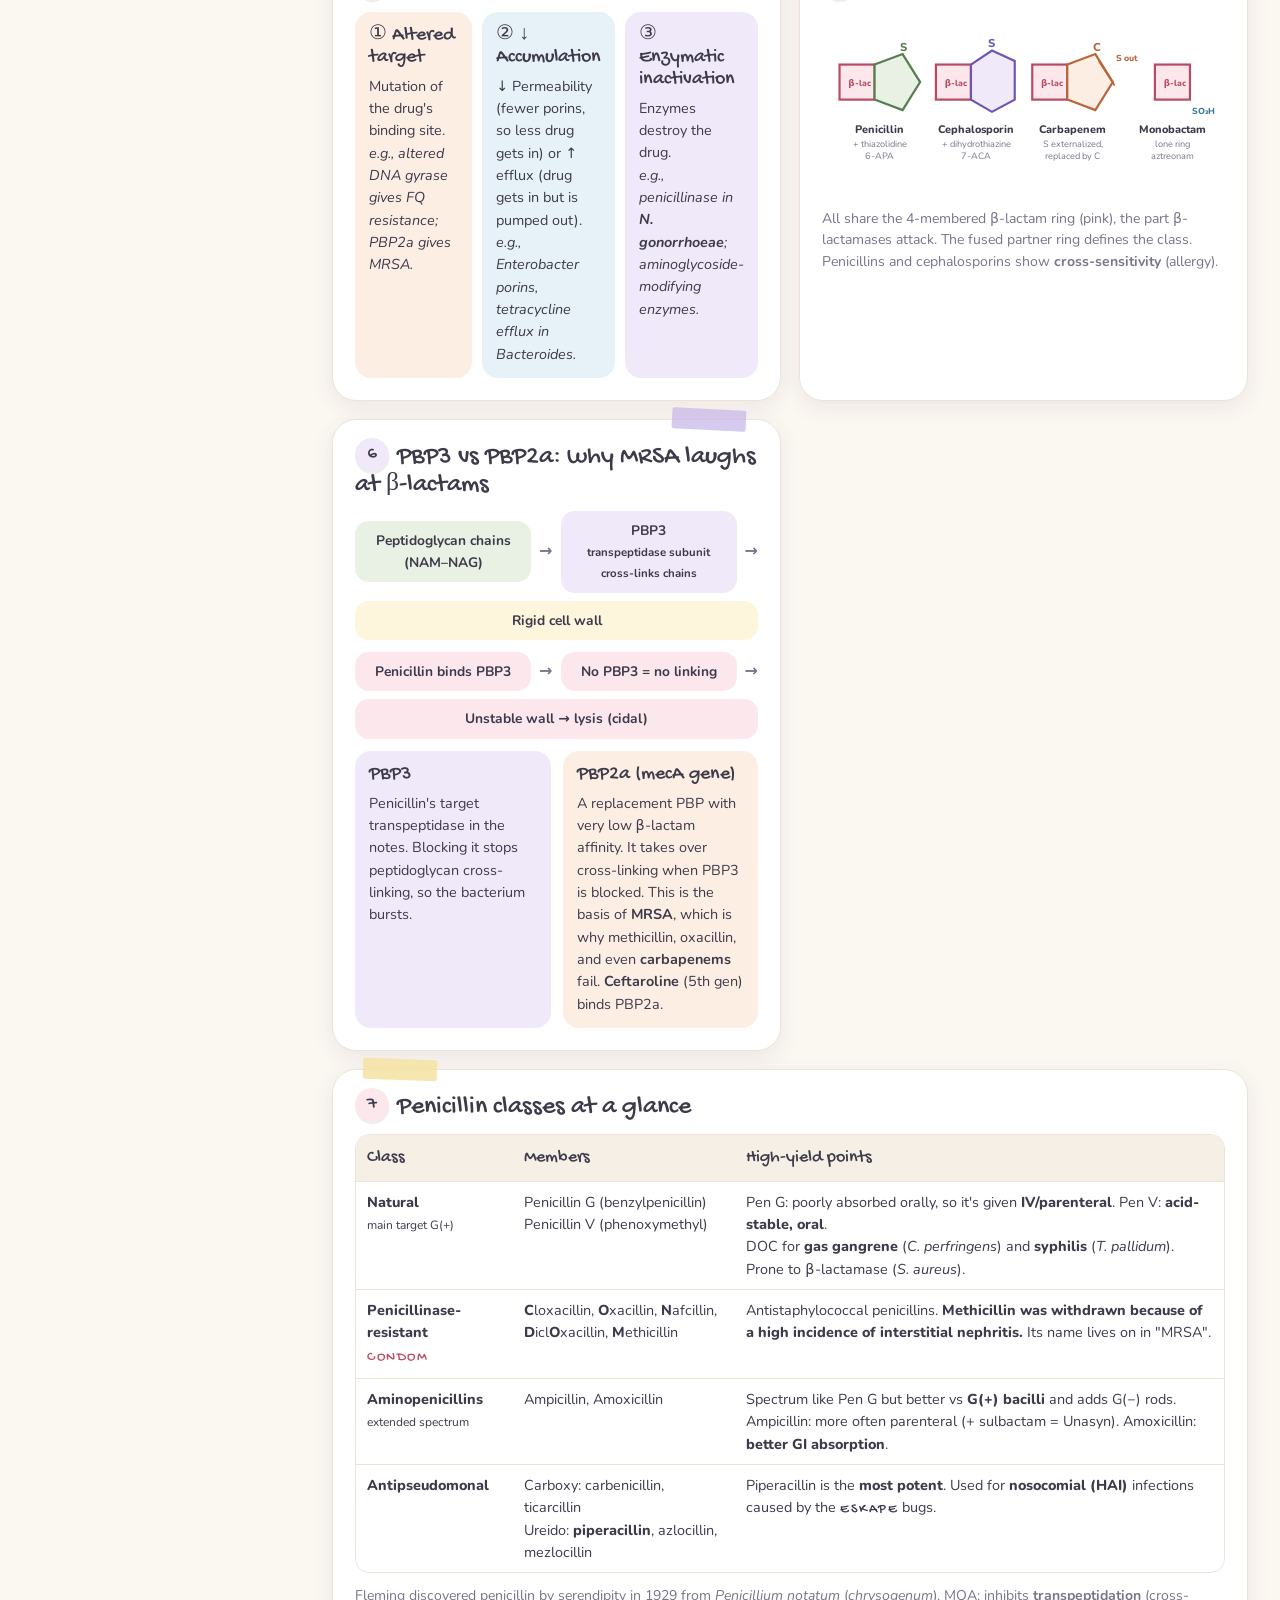
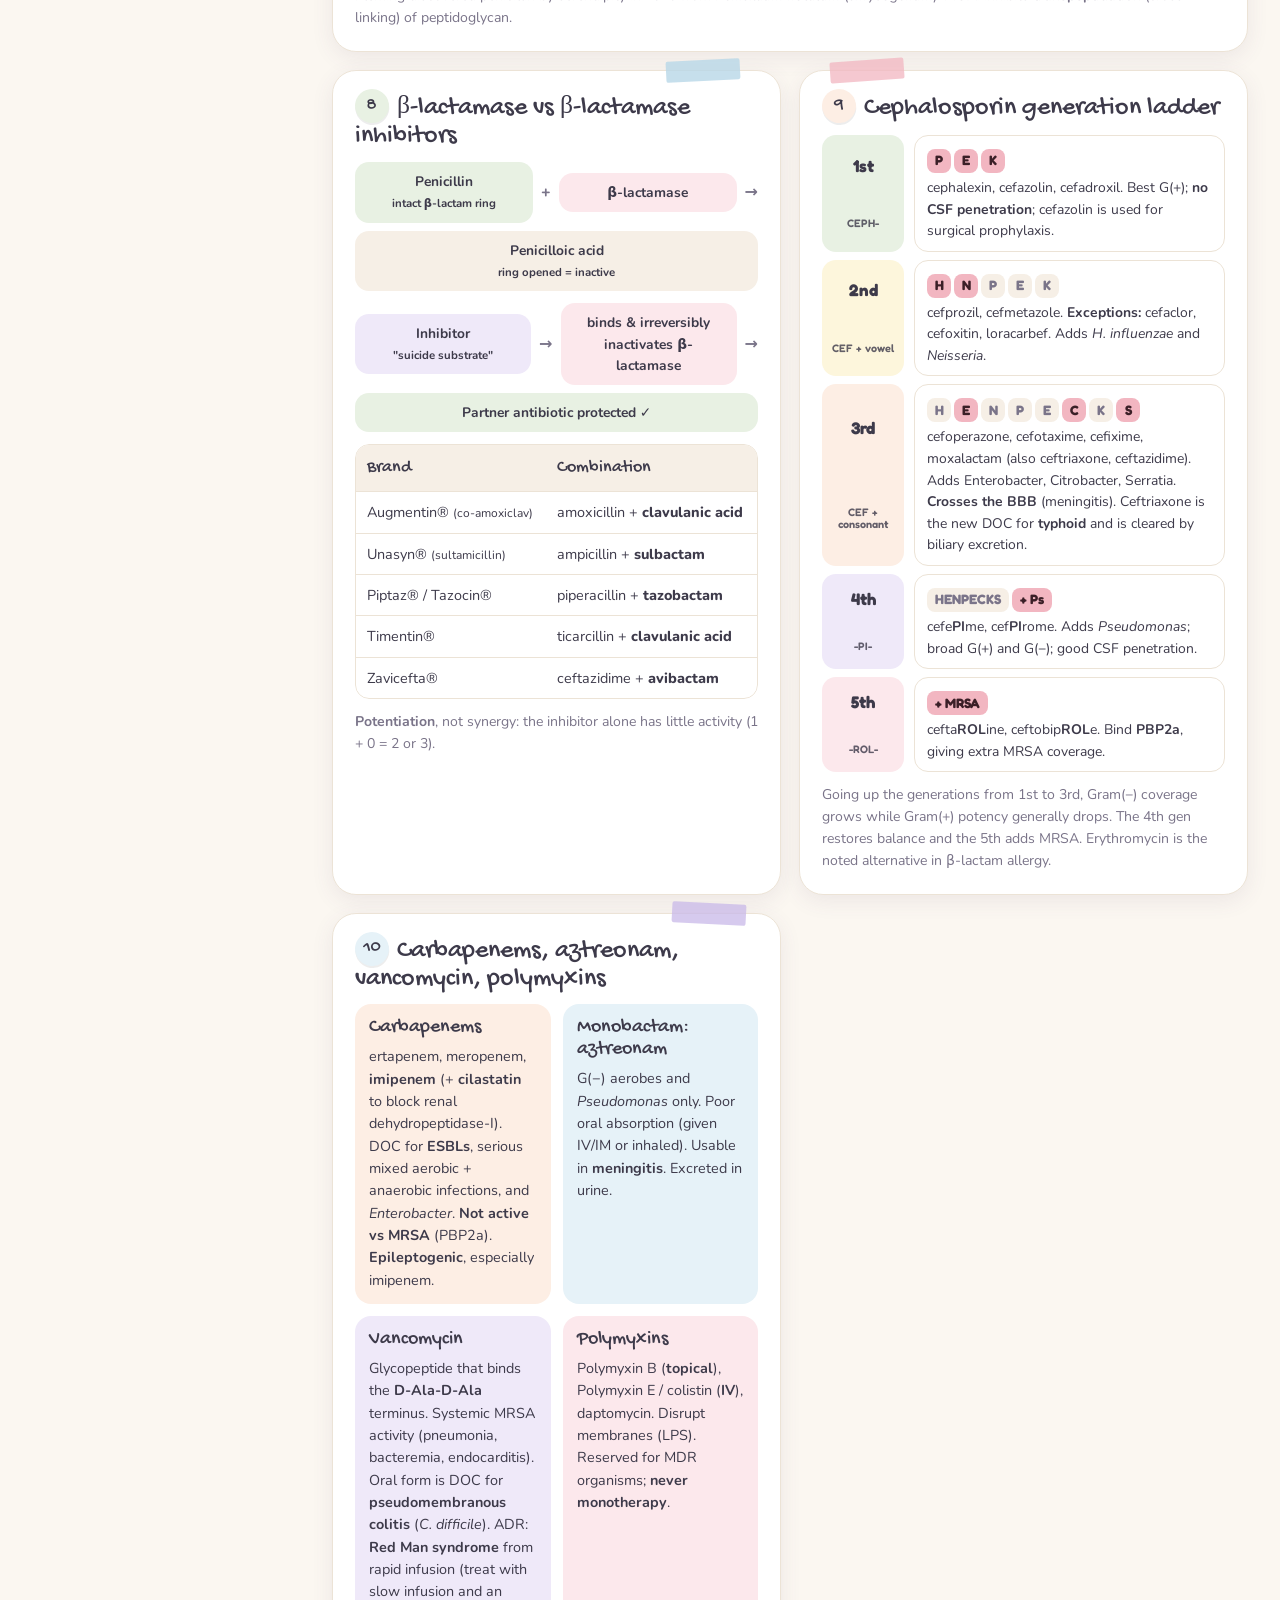
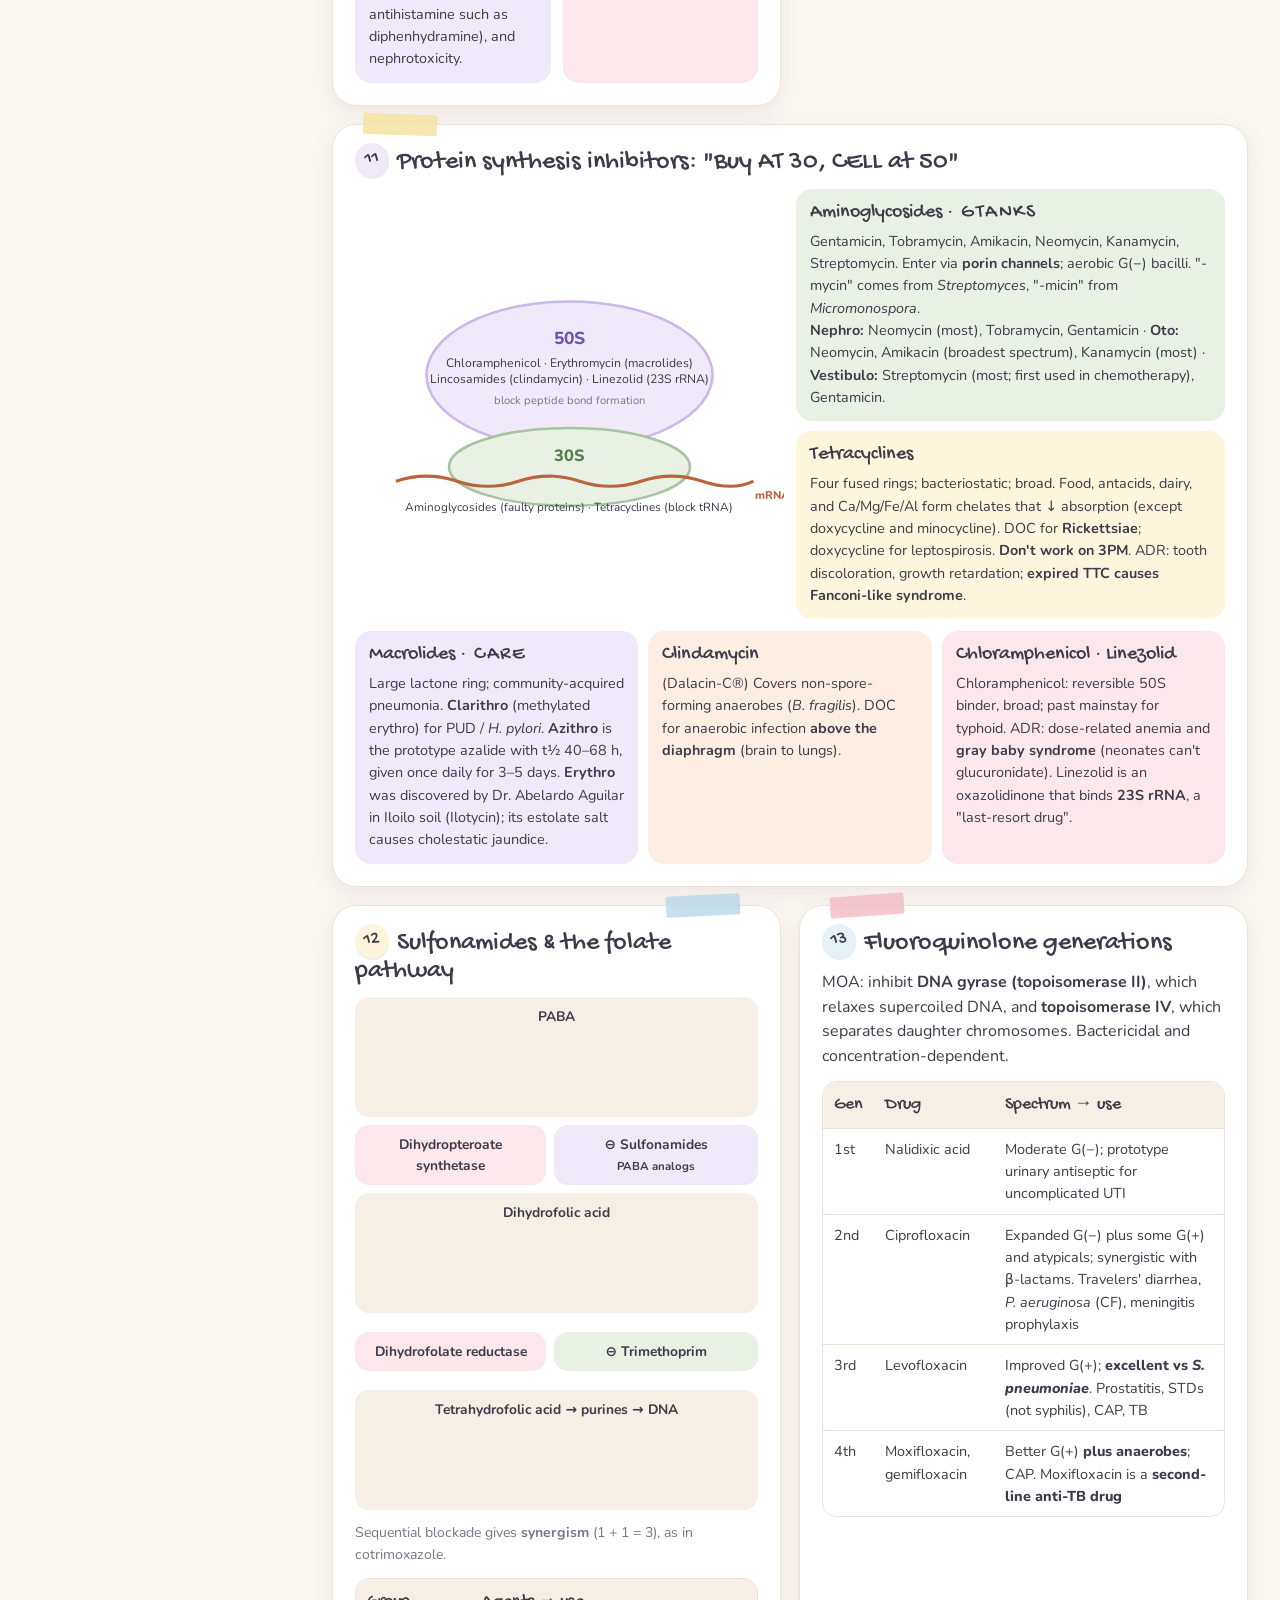
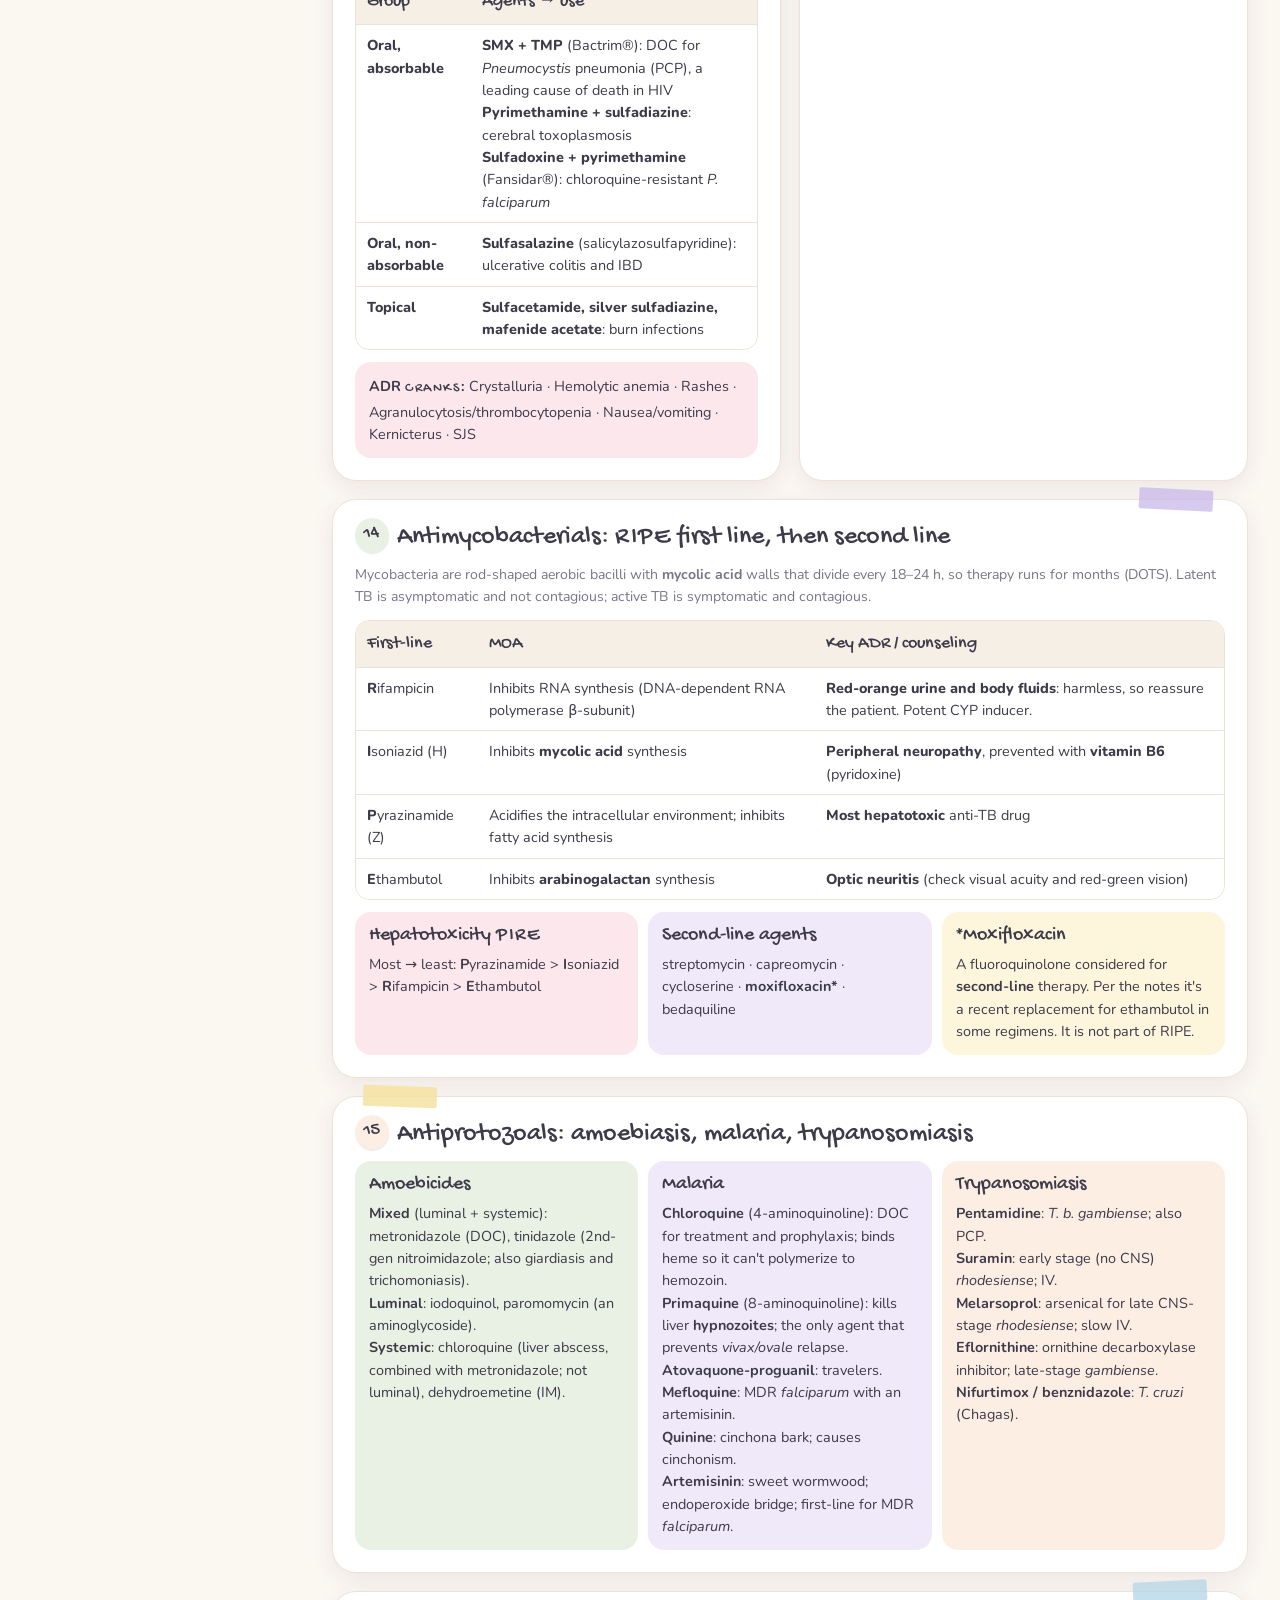
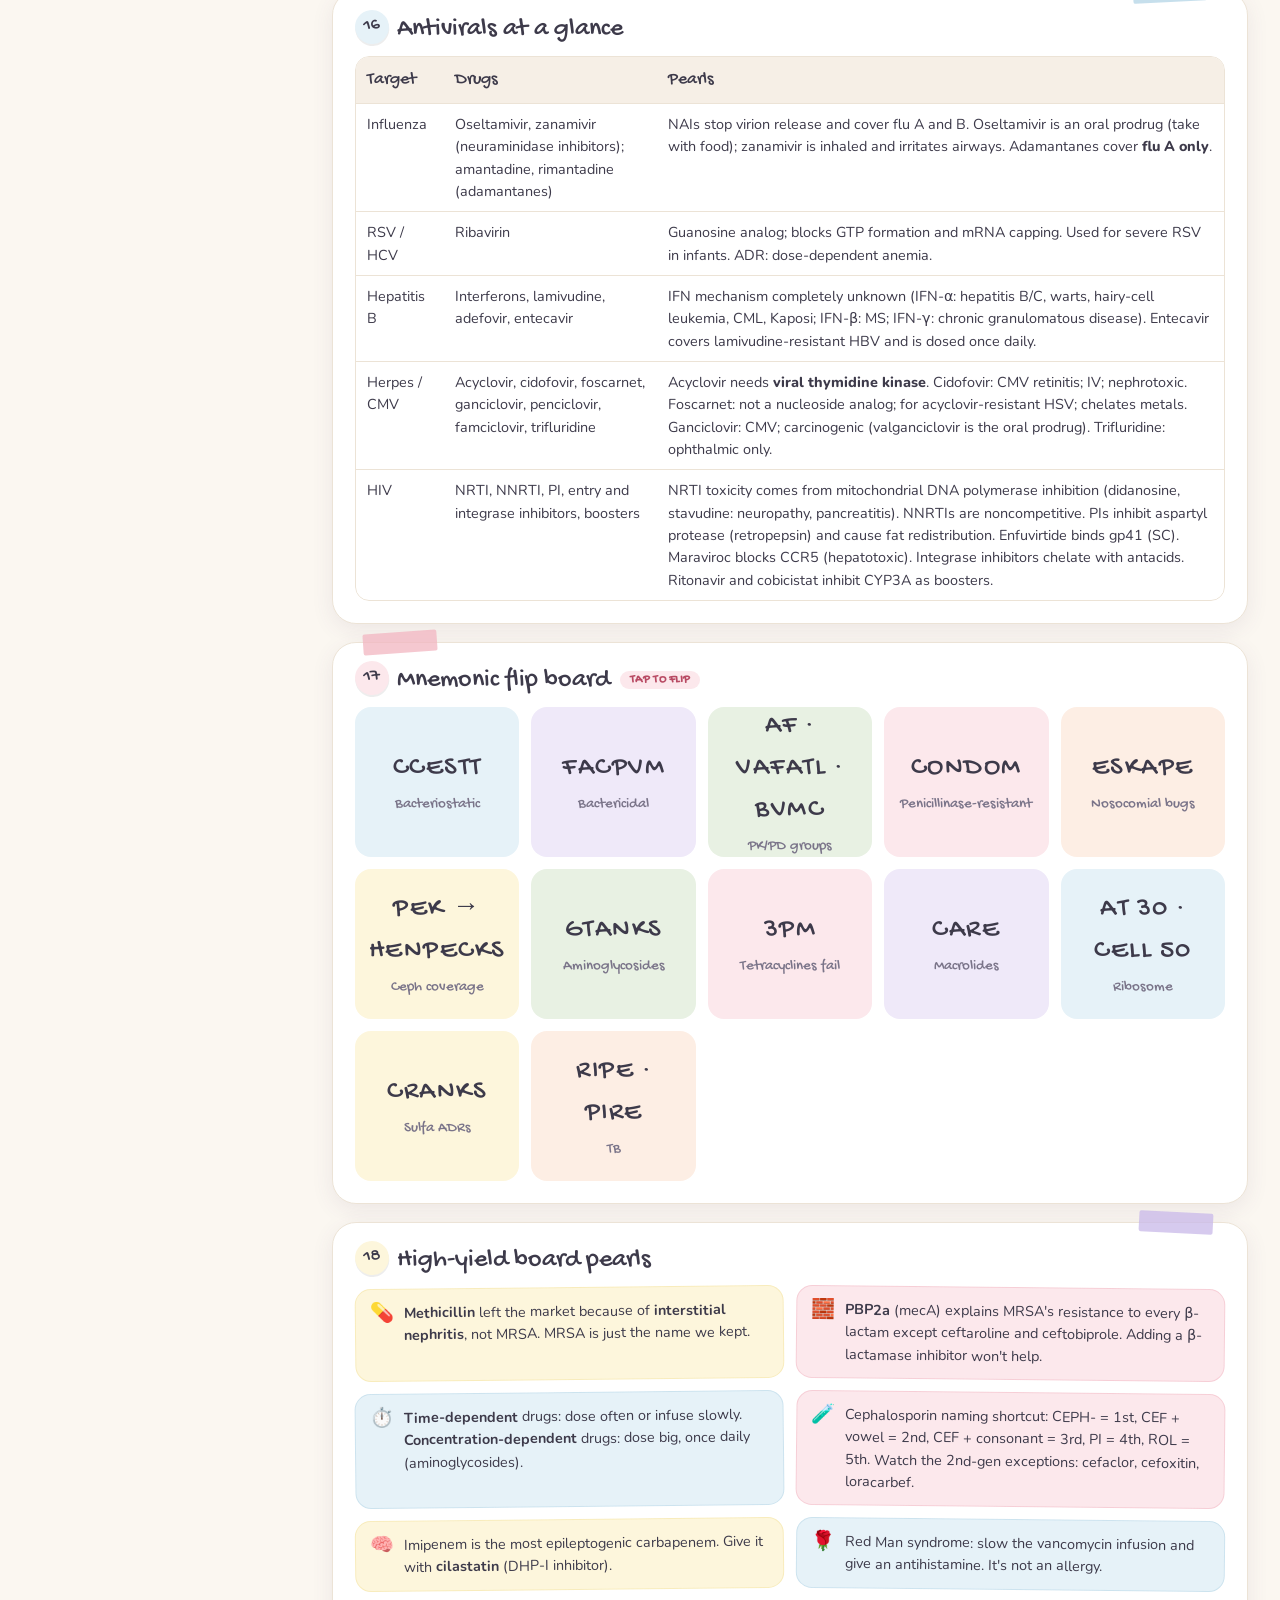
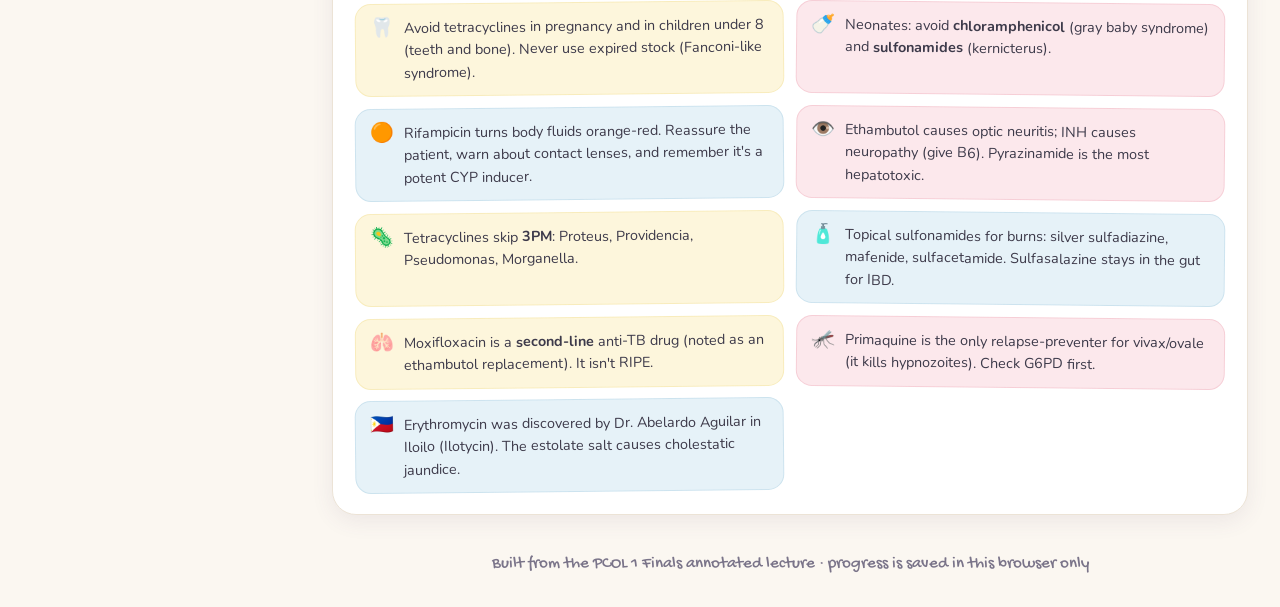
<file: for-hannah.html>
<!doctype html>
<html lang="en">
<head>
<meta charset="utf-8">
<meta name="viewport" content="width=device-width, initial-scale=1">
<title>Moved · Hi, Hannah!</title>
<!-- The reviewer moved into folders. Old links land on the PCOL 1 folder. -->
<meta http-equiv="refresh" content="0; url=reviewer.html?s=pcol1">
<script>location.replace('reviewer.html?s=pcol1');</script>
<style>body{font-family:system-ui,sans-serif;background:#fbf7f1;color:#3d3a4a;display:grid;place-items:center;min-height:100vh;margin:0}a{color:#b84a63}</style>
</head>
<body>
<p>The PCOL 1 reviewer moved. <a href="reviewer.html?s=pcol1">Open it here</a> or <a href="index.html">see all folders</a>.</p>
</body>
</html>
</file>
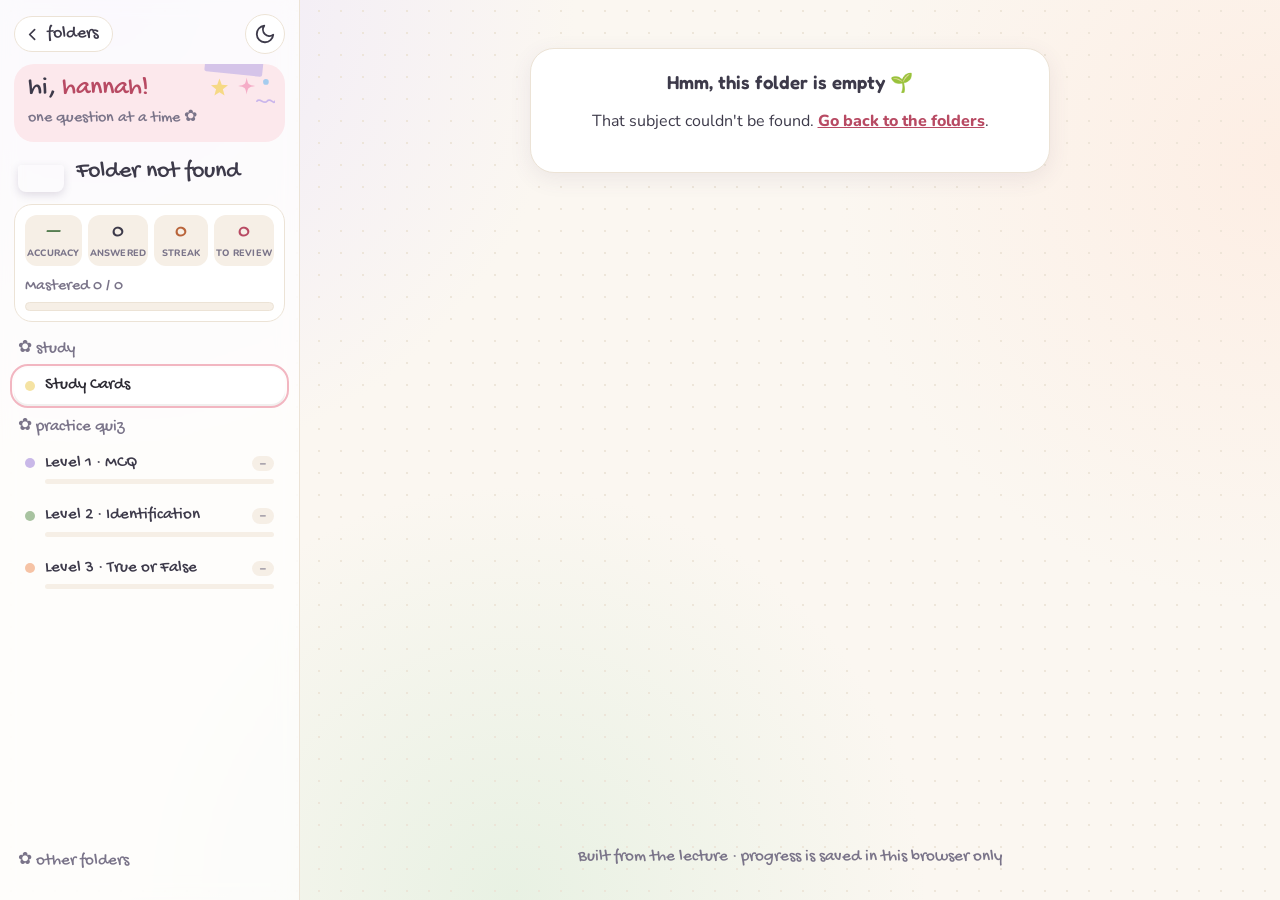
<file: reviewer.html>
<!doctype html>
<html lang="en" data-theme="light">
<head>
<meta charset="utf-8">
<meta name="viewport" content="width=device-width, initial-scale=1">
<title>Bloom Reviewer</title>
<link rel="preconnect" href="https://fonts.googleapis.com">
<link href="https://fonts.googleapis.com/css2?family=Fredoka:wght@500;600;700&family=Gochi+Hand&family=Nunito:wght@400;600;700;800&display=swap" rel="stylesheet">
<link rel="stylesheet" href="assets/base.css">
<link rel="stylesheet" href="assets/folders.css">
<link rel="stylesheet" href="assets/reviewer.css">
<script src="assets/common.js"></script>
</head>
<body class="loading">
<div class="app">

  <!-- ============ LEFT SIDEBAR: Hannah, stats, sections ============ -->
  <aside class="side" id="side" aria-label="Hannah's stats and sections">
    <div class="side-top">
      <a class="back" href="index.html" aria-label="Back to all folders">
        <svg viewBox="0 0 24 24" fill="none" stroke="currentColor" stroke-width="2.4" stroke-linecap="round" stroke-linejoin="round"><path d="M15 5l-7 7 7 7"/></svg>
        <span>folders</span>
      </a>
      <div class="spacer"></div>
      <button class="theme-btn" id="themeBtn" aria-label="Toggle dark mode">
        <svg class="moon" viewBox="0 0 24 24" fill="none" stroke="currentColor" stroke-width="2" stroke-linecap="round" stroke-linejoin="round"><path d="M21 12.8A9 9 0 1 1 11.2 3a7 7 0 0 0 9.8 9.8z"/></svg>
        <svg class="sun" viewBox="0 0 24 24" fill="none" stroke="currentColor" stroke-width="2" stroke-linecap="round"><circle cx="12" cy="12" r="4.5"/><path d="M12 2v2M12 20v2M4.9 4.9l1.4 1.4M17.7 17.7l1.4 1.4M2 12h2M20 12h2M4.9 19.1l1.4-1.4M17.7 6.3l1.4-1.4"/></svg>
      </button>
      <button class="side-close" id="sideClose" aria-label="Close sections">✕</button>
    </div>

    <section class="hello-card">
      <svg class="hello-doodle" viewBox="0 0 120 60" aria-hidden="true">
        <path d="M22 8 26 19 37 20 28 27 31 38 22 32 13 38 16 27 7 20 18 19Z" fill="#f6d77a"/>
        <path d="M70,6 C72,18 73,19 85,21 C73,23 72,24 70,36 C68,24 67,23 55,21 C67,19 68,18 70,6Z" fill="#f4a7c4"/>
        <circle cx="104" cy="14" r="5" fill="#9cc9ef"/>
        <path d="M88,48 c6,-7 12,7 18,0 s12,7 14,0" fill="none" stroke="#c4b0ec" stroke-width="3" stroke-linecap="round"/>
      </svg>
      <p class="hello-hi">hi, <span>hannah!</span></p>
      <p class="hello-note" id="helloNote">one question at a time ✿</p>
    </section>

    <section class="subject-card">
      <span class="mini-folder" id="subjFolder" aria-hidden="true"><i></i></span>
      <div class="subject-txt"><h1 id="subjTitle">Loading…</h1><p id="subjSub"></p></div>
    </section>

    <section class="stats-card" aria-label="Hannah's stats">
      <div class="stat-grid">
        <div class="st"><b id="stAcc">–</b><small>accuracy</small></div>
        <div class="st"><b id="stAns">0</b><small>answered</small></div>
        <div class="st"><b id="stStreak">0</b><small>streak</small></div>
        <div class="st"><b id="stMiss">0</b><small>to review</small></div>
      </div>
      <div class="mastery" title="Questions answered correctly at least once">
        <small id="masteryLbl">Mastered 0 / 0</small>
        <div class="bar"><i id="masteryBar"></i></div>
      </div>
    </section>

    <nav class="tabs" role="tablist" aria-label="Sections">
      <p class="nav-label" data-study>study</p>
      <button class="tab" role="tab" data-tab="study" data-study aria-selected="true"><span class="dot" style="background:var(--butter)"></span><span class="t-name">Study Cards</span></button>
      <p class="nav-label">practice quiz</p>
      <button class="tab" role="tab" data-tab="mcq" aria-selected="false"><span class="dot" style="background:var(--lav)"></span><span class="t-name">Level 1 · MCQ</span><span class="badge" id="b-mcq">–</span><span class="t-bar"><i id="tb-mcq"></i></span></button>
      <button class="tab" role="tab" data-tab="id" aria-selected="false"><span class="dot" style="background:var(--sage)"></span><span class="t-name">Level 2 · Identification</span><span class="badge" id="b-id">–</span><span class="t-bar"><i id="tb-id"></i></span></button>
      <button class="tab" role="tab" data-tab="tf" aria-selected="false"><span class="dot" style="background:var(--peach)"></span><span class="t-name">Level 3 · True or False</span><span class="badge" id="b-tf">–</span><span class="t-bar"><i id="tb-tf"></i></span></button>
    </nav>

    <div class="side-folders">
      <p class="nav-label">other folders</p>
      <div id="otherFolders"></div>
    </div>
  </aside>
  <div class="scrim" id="scrim"></div>

  <!-- ============ RIGHT PANE: the active section ============ -->
  <div class="pane">
    <header class="pane-bar">
      <button class="menu-btn" id="menuBtn" aria-label="Open sections and stats">
        <svg viewBox="0 0 24 24" fill="none" stroke="currentColor" stroke-width="2.4" stroke-linecap="round"><path d="M4 7h16M4 12h16M4 17h10"/></svg>
        <span>sections</span>
      </button>
      <div class="pane-titles"><b id="paneTitle"></b><small id="paneSection"></small></div>
    </header>

    <main>
      <!-- ============ STUDY ============ -->
      <section class="panel on" id="p-study" data-study>
        <div class="intro">
          <div>
            <span class="pill p-butter">Visual notes</span>
            <h2 style="margin-top:6px">study cards &amp; mnemonic boards</h2>
            <p>Pulled from the annotated lecture. Read a section, then test yourself in the practice quiz ✿</p>
          </div>
          <svg class="intro-doodle" viewBox="0 0 160 90" aria-hidden="true">
            <path d="M40 8 49 31 74 32 54 47 61 72 40 58 19 72 26 47 6 32 31 31Z" fill="#f2c94c" stroke="#f2c94c" stroke-width="4" stroke-linejoin="round"/>
            <path d="M112,10 C115,30 116,31 136,34 C116,37 115,38 112,58 C109,38 108,37 88,34 C108,31 109,30 112,10Z" fill="#f4a7c4"/>
            <path d="M150 62 153 70 160 71 155 76 156 84 150 80 144 84 145 76 140 71 147 70Z" fill="#9cc9ef"/>
            <path d="M74,80 C82,70 90,88 98,78 S114,72 120,80" fill="none" stroke="#c4b0ec" stroke-width="3.5" stroke-linecap="round"/>
          </svg>
        </div>
        <div class="chips" id="studyChips"></div>
        <div class="grid" id="studyGrid"></div>
      </section>

      <!-- ============ QUIZ PANELS ============ -->
      <section class="panel" id="p-mcq"></section>
      <section class="panel" id="p-id"></section>
      <section class="panel" id="p-tf"></section>

      <div class="load-msg card" id="loadMsg" hidden>
        <h3>Hmm, this folder is empty 🌱</h3>
        <p>That subject couldn't be found. <a href="index.html">Go back to the folders</a>.</p>
      </div>
    </main>
    <footer>Built from the <span id="footSrc">lecture</span> · progress is saved in this browser only</footer>
  </div>
</div>

<script src="subjects/subjects.js"></script>
<script src="assets/reviewer.js"></script>
<script>
/* Load the subject named in ?s=<id> (e.g. reviewer.html?s=cp1).
   A subject may list extra data files in "parts" (loaded first, in order). */
(function(){
  const id = new URLSearchParams(location.search).get('s') || '';
  const list = window.SUBJECTS || [];
  const meta = list.find(x => x.id === id) || list.find(x => (x.oldIds || []).includes(id));
  const fail = () => {
    document.body.classList.remove('loading');
    document.querySelectorAll('.panel').forEach(p => p.classList.remove('on'));
    document.getElementById('loadMsg').hidden = false;
    document.getElementById('subjTitle').textContent = 'Folder not found';
  };
  if(!meta){ fail(); return; }
  const files = [...(meta.parts || []), meta.id];
  const loadNext = i => {
    if(i >= files.length){
      if(!window.SUBJECT){ fail(); return; }
      init(window.SUBJECT, meta);
      document.body.classList.remove('loading');
      return;
    }
    const s = document.createElement('script');
    s.src = 'subjects/' + files[i].split('/').map(encodeURIComponent).join('/') + '.js';
    s.onload = () => loadNext(i + 1);
    s.onerror = fail;
    document.body.appendChild(s);
  };
  loadNext(0);
})();
</script>
</body>
</html>
</file>
<file: assets/base.css>
/* Shared theme tokens + base styles for every page */
:root{
  --bg:#fbf7f1; --surface:#ffffff; --surface-2:#f6efe6; --line:#ece3d6;
  --ink:#3d3a4a; --muted:#7a7489;
  --sage:#a8c3a0; --sage-d:#557d50; --sage-t:#e8f1e3;
  --lav:#c9b8e8;  --lav-d:#6f55ad;  --lav-t:#efe9f9;
  --peach:#f6c3a5;--peach-d:#b9643a;--peach-t:#fdeee4;
  --rose:#f2b6c1; --rose-d:#b84a63; --rose-t:#fce8ec;
  --butter:#f5e3a3;--butter-d:#8f7420;--butter-t:#fdf6dc;
  --sky:#b8d8e8;  --sky-d:#3d7894;  --sky-t:#e6f2f8;
  --ok-bg:#e3f1de; --ok-bd:#7fb176; --ok-ink:#3e6b37;
  --no-bg:#fbe1e4; --no-bd:#d97a8a; --no-ink:#9c3448;
  --shadow:0 6px 22px rgba(90,70,110,.09);
  --shadow-lg:0 14px 40px rgba(90,70,110,.14);
  --r:16px; --r-lg:24px;
  --head:"Fredoka","Nunito",system-ui,sans-serif;
  --body:"Nunito",system-ui,-apple-system,"Segoe UI",sans-serif;
}
:root[data-theme="dark"]{
  --bg:#1d1a24; --surface:#282331; --surface-2:#312a3c; --line:#3d3549;
  --ink:#f1ebf5; --muted:#b3a9c0;
  --sage:#8fb287; --sage-d:#b7d9ae; --sage-t:#2c3a2e;
  --lav:#a993d6;  --lav-d:#d3c4f5;  --lav-t:#352c48;
  --peach:#e0a582;--peach-d:#f6c8ab;--peach-t:#40302a;
  --rose:#dc93a2; --rose-d:#f5bac6; --rose-t:#422a33;
  --butter:#d9c47b;--butter-d:#f0dea0;--butter-t:#3c3524;
  --sky:#8fbdd4;  --sky-d:#bfe0f0;  --sky-t:#24343e;
  --ok-bg:#28402a; --ok-bd:#6fa866; --ok-ink:#bfe6b6;
  --no-bg:#4a2730; --no-bd:#d0778a; --no-ink:#f8c2cd;
  --shadow:0 6px 22px rgba(0,0,0,.28);
  --shadow-lg:0 14px 40px rgba(0,0,0,.4);
}
@media (prefers-color-scheme: dark){
  :root:not([data-theme="light"]){
    --bg:#1d1a24; --surface:#282331; --surface-2:#312a3c; --line:#3d3549;
    --ink:#f1ebf5; --muted:#b3a9c0;
    --sage:#8fb287; --sage-d:#b7d9ae; --sage-t:#2c3a2e;
    --lav:#a993d6;  --lav-d:#d3c4f5;  --lav-t:#352c48;
    --peach:#e0a582;--peach-d:#f6c8ab;--peach-t:#40302a;
    --rose:#dc93a2; --rose-d:#f5bac6; --rose-t:#422a33;
    --butter:#d9c47b;--butter-d:#f0dea0;--butter-t:#3c3524;
    --sky:#8fbdd4;  --sky-d:#bfe0f0;  --sky-t:#24343e;
    --ok-bg:#28402a; --ok-bd:#6fa866; --ok-ink:#bfe6b6;
    --no-bg:#4a2730; --no-bd:#d0778a; --no-ink:#f8c2cd;
    --shadow:0 6px 22px rgba(0,0,0,.28);
    --shadow-lg:0 14px 40px rgba(0,0,0,.4);
  }
}
*{box-sizing:border-box}
html{scroll-behavior:smooth}
body{margin:0;background:var(--bg);color:var(--ink);font-family:var(--body);font-size:16px;line-height:1.55;
  background-image:radial-gradient(circle at 8% 0%,var(--lav-t) 0,transparent 32%),radial-gradient(circle at 100% 18%,var(--peach-t) 0,transparent 30%),radial-gradient(circle at 40% 100%,var(--sage-t) 0,transparent 35%);
  background-attachment:fixed;transition:background-color .3s,color .3s;min-height:100vh}
h1,h2,h3,h4{font-family:var(--head);font-weight:600;line-height:1.2;margin:0}
button,input,select{font:inherit;color:inherit}
button{cursor:pointer}
:focus-visible{outline:3px solid var(--lav);outline-offset:2px;border-radius:10px}
.wrap{max-width:1080px;margin:0 auto;padding:0 16px}

/* Theme toggle */
.theme-btn{width:46px;height:46px;border-radius:50%;border:1px solid var(--line);background:var(--surface);box-shadow:var(--shadow);display:grid;place-items:center;transition:transform .25s}
.theme-btn:hover{transform:rotate(-15deg) scale(1.06)}
.theme-btn svg{width:22px;height:22px}
.sun{display:none}
:root[data-theme="dark"] .sun{display:block} :root[data-theme="dark"] .moon{display:none}
@media (prefers-color-scheme: dark){:root:not([data-theme="light"]) .sun{display:block} :root:not([data-theme="light"]) .moon{display:none}}
</file>
<file: assets/folders.css>
/* Folder patterns, shared by the home page folders and the reviewer's mini folder.
   Each style sets --tab (folder back + tab colour), --pat (front pattern) and optional --bw (border). */
.f-pastel-pinstripe{--tab:#efcb52;--pat:repeating-linear-gradient(90deg,#f6b3c6 0 3px,transparent 3px 15px,#a7d39d 15px 18px,transparent 18px 29px,#9ac4ea 29px 32px,transparent 32px 43px,#f3d76d 43px 46px,transparent 46px 58px),#fdfbf2}
.f-butter-stripe{--tab:#f4d986;--pat:repeating-linear-gradient(180deg,#fbe5a2 0 15px,#fffaf0 15px 22px,#9fc6e6 22px 24px,#fffaf0 24px 31px)}
.f-sage-gingham{--tab:#a5c298;--pat:linear-gradient(90deg,rgba(120,163,104,.36) 50%,transparent 0) 0 0/24px 24px,linear-gradient(rgba(120,163,104,.36) 50%,transparent 0) 0 0/24px 24px,#f6f8ee}
.f-rose-diamond{--tab:#e6a6b3;--pat:radial-gradient(circle,#de8a9d 3px,#f6c9d2 4px 8px,transparent 9px) 0 0/34px 34px,repeating-linear-gradient(45deg,#a9ba7c 0 3px,transparent 3px 24px),repeating-linear-gradient(-45deg,#a9ba7c 0 3px,transparent 3px 24px),#fbe5e9}
.f-sky-airmail{--tab:#8bbbe0;--bw:7px;--pat:linear-gradient(#acd0ee,#acd0ee) padding-box,repeating-linear-gradient(135deg,#e46a6a 0 9px,#fff 9px 18px,#4f7fc4 18px 27px,#fff 27px 36px) border-box}
.f-olive-awning{--tab:#a7c1cb;--pat:repeating-linear-gradient(90deg,#7f8c3e 0 17px,#bbd4dd 17px 33px)}
.f-pink-damask{--tab:#efa7bb;--pat:radial-gradient(ellipse 5px 9px,#f4b8c8 96%,transparent) 0 0/28px 28px,radial-gradient(circle,transparent 7px,#f7c9d5 8px 9.5px,transparent 10.5px) 14px 14px/28px 28px,#fde8ee}
.f-peony{--tab:#d79ea9;--pat:#f7f1e6 url("data:image/svg+xml,%3Csvg xmlns='http://www.w3.org/2000/svg' width='70' height='70'%3E%3Cg fill='%2399924a' opacity='.8'%3E%3Cellipse cx='30' cy='22' rx='7' ry='3' transform='rotate(35 30 22)'/%3E%3Cellipse cx='8' cy='28' rx='7' ry='3' transform='rotate(-30 8 28)'/%3E%3Cellipse cx='62' cy='58' rx='7' ry='3' transform='rotate(40 62 58)'/%3E%3Cellipse cx='42' cy='64' rx='7' ry='3' transform='rotate(-20 42 64)'/%3E%3C/g%3E%3Cg fill='%23e79aab'%3E%3Ccircle cx='18' cy='16' r='5'/%3E%3Ccircle cx='24' cy='20' r='5'/%3E%3Ccircle cx='20' cy='26' r='5'/%3E%3Ccircle cx='13' cy='24' r='5'/%3E%3Ccircle cx='12' cy='18' r='5'/%3E%3Ccircle cx='52' cy='48' r='5'/%3E%3Ccircle cx='58' cy='52' r='5'/%3E%3Ccircle cx='54' cy='58' r='5'/%3E%3Ccircle cx='47' cy='56' r='5'/%3E%3Ccircle cx='46' cy='50' r='5'/%3E%3C/g%3E%3Cg fill='%23c96f84'%3E%3Ccircle cx='18' cy='21' r='3'/%3E%3Ccircle cx='52' cy='53' r='3'/%3E%3C/g%3E%3C/svg%3E")}
.f-lilac-dots{--tab:#c5b1e5;--pat:radial-gradient(#b49cdc 3.5px,transparent 4px) 0 0/22px 22px,radial-gradient(#f2b0bf 3.5px,transparent 4px) 11px 11px/22px 22px,#f6f1fd}

/* Mini folder icon (reviewer header) */
.mini-folder{position:relative;width:46px;height:38px;flex:none;display:block}
.mini-folder::before{content:"";position:absolute;left:0;top:0;width:46%;height:30%;border-radius:6px 8px 0 0;background:var(--tab)}
.mini-folder::after{content:"";position:absolute;left:0;right:0;top:18%;bottom:0;border-radius:3px 6px 8px 8px;background:var(--tab)}
.mini-folder i{position:absolute;left:0;right:0;top:30%;bottom:0;z-index:1;border-radius:3px 3px 8px 8px;background:var(--pat);border:calc(var(--bw,0px)/3) solid transparent;box-shadow:0 3px 8px rgba(90,70,110,.18)}
</file>
<file: assets/reviewer.css>
/* ============================================================
   Reviewer page styles
   1. Layout (sidebar + pane)   2. Sidebar   3. Pane bar (phones)
   4. Shared bits               5. Study cards   6. Flip cards
   7. Quiz                      8. Morse type    9. Summary
   10. Phone layout             11. Motion
   Theme tokens live in base.css; folder patterns in folders.css.
   ============================================================ */
:root{--hand:"Gochi Hand","Comic Sans MS","Segoe Print",cursive;--side-w:300px}
body{background-image:radial-gradient(color-mix(in srgb,var(--line) 85%,transparent) 1.1px,transparent 1.3px),radial-gradient(circle at 8% 0%,var(--lav-t) 0,transparent 32%),radial-gradient(circle at 100% 18%,var(--peach-t) 0,transparent 30%),radial-gradient(circle at 40% 100%,var(--sage-t) 0,transparent 35%);
  background-size:22px 22px,auto,auto,auto}
.hidden{display:none!important}
[hidden]{display:none!important}
.spacer{flex:1}

/* ---------- 1. Layout ---------- */
.app{display:grid;grid-template-columns:var(--side-w) minmax(0,1fr);min-height:100vh}
.pane{min-width:0;display:flex;flex-direction:column}
main{flex:1;width:100%;max-width:1040px;margin:0 auto;padding:18px 32px 36px;transition:opacity .25s}
body.loading main{opacity:0}
footer{text-align:center;color:var(--muted);font-family:var(--hand);font-size:1.05rem;padding:0 16px 30px}

/* ---------- 2. Sidebar ---------- */
.side{position:sticky;top:0;height:100vh;overflow-y:auto;overscroll-behavior:contain;padding:14px 14px 20px;
  background:color-mix(in srgb,var(--surface) 72%,transparent);backdrop-filter:blur(10px);-webkit-backdrop-filter:blur(10px);
  border-right:1px solid var(--line);display:flex;flex-direction:column;gap:10px;scrollbar-width:thin}
.side > *{flex-shrink:0}
.side-top{display:flex;align-items:center;gap:8px}
.back{display:flex;align-items:center;gap:6px;padding:8px 13px 8px 9px;border-radius:99px;border:1px solid var(--line);background:var(--surface);color:var(--ink);text-decoration:none;font-family:var(--hand);font-size:1.1rem;line-height:1;transition:transform .2s,background .2s}
.back svg{width:17px;height:17px}
.back:hover{transform:translateX(-3px);background:var(--rose-t)}
.side .theme-btn{width:40px;height:40px;box-shadow:none}
.side-close{display:none;width:40px;height:40px;border-radius:50%;border:1px solid var(--line);background:var(--surface);font-size:1rem}

.hello-card{position:relative;padding:12px 14px 11px;border-radius:20px;background:var(--rose-t);overflow:hidden}
.hello-card::after{content:"";position:absolute;top:-8px;right:22px;width:58px;height:18px;border-radius:2px;background:rgba(201,184,232,.75);transform:rotate(6deg)}
.hello-doodle{position:absolute;right:10px;top:10px;width:68px;opacity:.9}
.hello-hi{margin:0;font-family:var(--hand);font-size:1.65rem;line-height:1;color:var(--ink)}
.hello-hi span{color:var(--rose-d)}
.hello-note{margin:4px 0 0;font-family:var(--hand);font-size:.98rem;color:var(--muted);max-width:75%}

.subject-card{display:flex;align-items:center;gap:12px;padding:2px 4px}
.subject-txt h1{font-family:var(--hand);font-weight:400;font-size:1.5rem;line-height:1}
.subject-txt p{margin:2px 0 0;font-family:var(--hand);font-size:1rem;color:var(--muted)}

.stats-card{padding:10px;border-radius:18px;background:var(--surface);border:1px solid var(--line)}
.stat-grid{display:grid;grid-template-columns:repeat(4,1fr);gap:6px;margin-bottom:8px}
.st{padding:7px 2px 6px;border-radius:12px;background:var(--surface-2);text-align:center}
.st b{display:block;font-family:var(--hand);font-weight:400;font-size:1.3rem;line-height:1}
.st small{display:block;margin-top:3px;font-size:.58rem;font-weight:800;color:var(--muted);text-transform:uppercase;letter-spacing:.2px;white-space:nowrap}
.st:nth-child(1) b{color:var(--sage-d)} .st:nth-child(3) b{color:var(--peach-d)} .st:nth-child(4) b{color:var(--rose-d)}
.mastery small{display:block;font-family:var(--hand);font-size:.98rem;color:var(--muted);margin-bottom:4px}
.bar{height:9px;border-radius:99px;background:var(--surface-2);overflow:hidden;border:1px solid var(--line)}
.bar>i{display:block;height:100%;width:0;border-radius:99px;background:linear-gradient(90deg,var(--sage),var(--lav),var(--rose));transition:width .5s cubic-bezier(.3,1.4,.5,1)}

nav.tabs{display:flex;flex-direction:column;gap:6px}
.nav-label{margin:4px 0 0 4px;font-family:var(--hand);font-size:1.05rem;color:var(--muted)}
.nav-label::before{content:"✿ "}
.tab{position:relative;display:grid;grid-template-columns:auto 1fr auto;align-items:center;gap:6px 10px;width:100%;text-align:left;
  padding:7px 10px;border-radius:14px;border:1px solid transparent;background:transparent;font-family:var(--hand);font-size:1.06rem;line-height:1.15;transition:background .2s,border-color .2s,transform .2s}
.tab:hover{background:var(--surface);border-color:var(--line)}
.tab .dot{width:10px;height:10px;border-radius:50%}
.tab .badge{font-family:var(--body);font-weight:800;font-size:.72rem;padding:1px 8px;border-radius:99px;background:var(--surface-2);color:var(--muted)}
.tab .t-bar{grid-column:2/4;height:5px;border-radius:99px;background:var(--surface-2);overflow:hidden}
.tab .t-bar i{display:block;height:100%;width:0;border-radius:99px;background:linear-gradient(90deg,var(--sage),var(--lav));transition:width .5s}
.tab[aria-selected="true"]{background:#fff;color:#2c2a33;border-color:transparent;outline:2px solid var(--rose);outline-offset:2px;box-shadow:0 3px 0 rgba(0,0,0,.05)}
.tab[aria-selected="true"] .badge{background:var(--rose-t);color:var(--rose-d)}
:root[data-theme="dark"] .tab[aria-selected="true"]{background:#f7f2ea}

.side-folders{margin-top:auto;display:flex;flex-direction:column;gap:6px}
.folder-link{display:flex;align-items:center;gap:10px;padding:7px 8px;border-radius:12px;text-decoration:none;color:inherit;transition:background .2s}
.folder-link:hover{background:var(--surface)}
.folder-link .mini-folder{width:34px;height:28px}
.folder-link b{display:block;font-family:var(--hand);font-weight:400;font-size:1.1rem;line-height:1}
.folder-link small{font-size:.75rem;color:var(--muted)}
.home-ic{width:34px;height:28px;display:grid;place-items:center;border-radius:8px;background:var(--surface-2);font-size:1.1rem}

/* ---------- 3. Pane bar (phones only) ---------- */
.pane-bar{display:none}
.scrim{display:none}

/* ---------- 4. Shared bits ---------- */
.panel{display:none;animation:rise .35s ease}
.panel.on{display:block}
@keyframes rise{from{opacity:0;transform:translateY(8px)}to{opacity:1;transform:none}}
.card{background:var(--surface);border:1px solid var(--line);border-radius:var(--r-lg);padding:22px;box-shadow:var(--shadow)}
.intro{display:flex;gap:18px;align-items:center;flex-wrap:wrap;margin-bottom:14px}
.intro h2{font-family:var(--hand);font-weight:400;font-size:clamp(1.6rem,2.6vw,2.1rem);line-height:1}
.intro p{margin:4px 0 0;color:var(--muted);font-size:.92rem}
.intro .pill{font-family:var(--hand);font-weight:400;font-size:1rem;letter-spacing:.3px;text-transform:lowercase;background:#fff;color:#2c2a33;border-radius:3px;padding:2px 10px;outline:2px solid var(--rose);outline-offset:3px;transform:rotate(-2deg);margin-left:4px}
.intro-doodle{width:150px;height:auto;margin-left:auto;flex:none}
.pill{display:inline-flex;align-items:center;gap:6px;font-size:.75rem;font-weight:800;padding:3px 10px;border-radius:99px;letter-spacing:.3px;text-transform:uppercase}
.p-sage{background:var(--sage-t);color:var(--sage-d)} .p-lav{background:var(--lav-t);color:var(--lav-d)}
.p-peach{background:var(--peach-t);color:var(--peach-d)} .p-rose{background:var(--rose-t);color:var(--rose-d)}
.p-butter{background:var(--butter-t);color:var(--butter-d)} .p-sky{background:var(--sky-t);color:var(--sky-d)}
.btn{padding:10px 18px;border-radius:99px;border:0;font-weight:800;background:var(--ink);color:var(--bg);transition:transform .15s,box-shadow .2s;display:inline-flex;align-items:center;gap:8px}
.btn:hover{transform:translateY(-2px);box-shadow:var(--shadow-lg)}
.btn:disabled{opacity:.45;cursor:not-allowed;transform:none;box-shadow:none}
.btn.soft{background:var(--surface-2);color:var(--ink);border:1px solid var(--line)}
.btn.rose{background:var(--rose);color:#3b1f27}
.btn.sage{background:var(--sage);color:#1f3320}
.btn.ghost{background:transparent;color:var(--muted);padding:8px 12px;font-size:.85rem}
kbd{font-family:var(--body);font-size:.72rem;padding:1px 6px;border-radius:6px;border:1px solid var(--line);background:var(--surface-2)}
.load-msg{max-width:520px;margin:30px auto;text-align:center}
.load-msg a{color:var(--rose-d);font-weight:800}

/* ---------- 5. Study cards ---------- */
.chips{display:flex;gap:8px;flex-wrap:wrap;margin:0 0 20px}
.chip{padding:6px 13px;border-radius:99px;border:1px solid var(--line);background:var(--surface);font-family:var(--hand);font-size:1.05rem;transition:all .2s}
.chip:hover{background:var(--surface-2)}
.chip.on{background:var(--lav-t);border-color:var(--lav);color:var(--lav-d)}
.chip-group{flex-basis:100%;font-family:var(--hand);font-size:1.15rem;color:var(--muted);margin:8px 0 -2px 4px}
.chip-group::before{content:"✿ "}
.grid{display:grid;grid-template-columns:repeat(auto-fill,minmax(min(100%,440px),1fr));gap:18px}
.study{position:relative;display:flex;flex-direction:column;gap:12px}
.study.wide{grid-column:1/-1}
.study::before{content:"";position:absolute;top:-11px;left:30px;width:74px;height:21px;border-radius:2px;background:var(--tape,rgba(242,182,193,.75));transform:rotate(-4deg);pointer-events:none}
.study:nth-child(4n+2)::before{--tape:rgba(201,184,232,.75);left:auto;right:34px;transform:rotate(3deg)}
.study:nth-child(4n+3)::before{--tape:rgba(245,227,163,.85);transform:rotate(2deg)}
.study:nth-child(4n+4)::before{--tape:rgba(184,216,232,.8);left:auto;right:40px;transform:rotate(-3deg)}
.study h3{display:block;font-family:var(--hand);font-weight:400;font-size:1.6rem;line-height:1.05}
.study h3 .num{display:inline-grid;place-items:center;vertical-align:middle;margin:-4px 8px 0 0;width:34px;height:34px;border-radius:50%;font-family:var(--hand);font-size:1.15rem;transform:rotate(-8deg);box-shadow:0 2px 0 rgba(0,0,0,.07)}
.study h3 .pill{vertical-align:middle;margin-left:4px}
.study p{margin:0}
.study .note{font-size:.88rem;color:var(--muted)}
svg text{font-family:var(--body)}
.s-ink{fill:var(--ink)} .s-muted{fill:var(--muted)}
.s-line{stroke:var(--ink);fill:none}
.diagram{width:100%;height:auto;display:block}
.tbl{width:100%;border-collapse:separate;border-spacing:0;font-size:.9rem;border:1px solid var(--line);border-radius:14px;overflow:hidden}
.tbl th,.tbl td{padding:9px 11px;text-align:left;vertical-align:top;border-bottom:1px solid var(--line)}
.tbl tr:last-child td{border-bottom:0}
.tbl th{background:var(--surface-2);font-family:var(--hand);font-weight:400;font-size:1.12rem}
.tbl td b{font-weight:800}
.tbl-wrap{overflow-x:auto;border-radius:14px}
.two{display:grid;grid-template-columns:1fr 1fr;gap:12px}
.three{display:grid;grid-template-columns:repeat(3,1fr);gap:10px}
.box{border-radius:var(--r);padding:13px 14px;font-size:.9rem}
.box h4{font-family:var(--hand);font-weight:400;font-size:1.25rem;line-height:1.1;margin-bottom:6px}
.box ul{margin:0;padding-left:18px}
.box li{margin:2px 0}
.bg-sage{background:var(--sage-t)} .bg-lav{background:var(--lav-t)} .bg-peach{background:var(--peach-t)}
.bg-rose{background:var(--rose-t)} .bg-butter{background:var(--butter-t)} .bg-sky{background:var(--sky-t)}
.mn{font-family:var(--hand);font-weight:400;letter-spacing:1.5px}
.flow{display:flex;align-items:center;gap:8px;flex-wrap:wrap}
.flow .step{padding:9px 12px;border-radius:14px;font-size:.86rem;font-weight:700;text-align:center;flex:1 1 120px}
.flow .arr{font-weight:800;color:var(--muted);flex:none}
.ladder{display:flex;flex-direction:column;gap:8px}
.rung{display:grid;grid-template-columns:82px 1fr;gap:10px;align-items:stretch}
.rung .gen{border-radius:14px;display:grid;place-items:center;font-family:var(--head);font-weight:700;font-size:1.05rem;text-align:center;line-height:1.1}
.rung .gen small{display:block;font-size:.68rem;font-weight:600;opacity:.8}
.rung .body{border-radius:14px;padding:9px 12px;font-size:.87rem;border:1px solid var(--line);background:var(--surface)}
.cov{display:flex;gap:3px;flex-wrap:wrap;margin:4px 0}
.cov span{font-family:var(--head);font-weight:700;font-size:.85rem;width:24px;height:24px;border-radius:8px;display:grid;place-items:center}
.cov .new{background:var(--rose);color:#3b1f27}
.cov .old{background:var(--surface-2);color:var(--muted)}
.cov .wide{width:auto;padding:0 8px}
.pearls{display:grid;grid-template-columns:repeat(auto-fill,minmax(min(100%,300px),1fr));gap:12px}
.pearl{display:flex;gap:10px;align-items:flex-start;padding:12px 14px;border-radius:var(--r);font-size:.9rem;background:var(--butter-t);border:1px solid color-mix(in srgb,var(--butter) 55%,transparent);transform:rotate(-.6deg)}
.pearl:nth-child(even){transform:rotate(.6deg);background:var(--rose-t);border-color:color-mix(in srgb,var(--rose) 50%,transparent)}
.pearl:nth-child(3n){background:var(--sky-t);border-color:color-mix(in srgb,var(--sky) 55%,transparent)}
.pearl .ic{font-size:1.2rem;line-height:1.2;flex:none}

/* ---------- 6. Flip cards ---------- */
.flips{display:grid;grid-template-columns:repeat(auto-fill,minmax(150px,1fr));gap:12px}
.flip{perspective:900px;height:150px;border:0;background:none;padding:0;text-align:left}
.flip .in{position:relative;width:100%;height:100%;transition:transform .55s cubic-bezier(.4,1.5,.5,1);transform-style:preserve-3d}
.flip.on .in{transform:rotateY(180deg)}
.flip .f,.flip .b{position:absolute;inset:0;backface-visibility:hidden;-webkit-backface-visibility:hidden;border-radius:var(--r);padding:12px}
.flip .f{display:flex;flex-direction:column;justify-content:center;align-items:center;text-align:center}
.flip .f .mn{font-size:1.7rem}
.flip .f small{font-family:var(--hand);font-size:.95rem;color:var(--muted);margin-top:4px}
.flip .b{display:block;transform:rotateY(180deg);font-size:.8rem;line-height:1.35;background:var(--surface);border:1px solid var(--line);overflow:auto}
.flip .b > div{min-height:100%;display:flex;align-items:center}
.flip .b > div > span{display:block}
.flip .b b{font-weight:800}

/* ---------- 7. Quiz ---------- */
.qtop{display:flex;align-items:center;gap:8px;flex-wrap:wrap;margin-bottom:10px}
.qtop .stats{display:flex;gap:8px;flex-wrap:wrap}
.stat{padding:6px 12px;border-radius:99px;background:var(--surface);border:1px solid var(--line);font-family:var(--hand);font-size:1rem}
.stat.drill{background:var(--rose-t);color:var(--rose-d)}
.sel{max-width:100%;min-width:0;padding:8px 34px 8px 14px;border-radius:99px;border:1px solid var(--line);background:var(--surface);font-weight:700;font-size:.88rem;appearance:none;-webkit-appearance:none;
  text-overflow:ellipsis;white-space:nowrap;overflow:hidden;
  background-image:linear-gradient(45deg,transparent 50%,var(--muted) 50%),linear-gradient(135deg,var(--muted) 50%,transparent 50%);background-position:calc(100% - 17px) 55%,calc(100% - 12px) 55%;background-size:5px 5px;background-repeat:no-repeat}
.qprog{margin-bottom:12px}
.qprog .bar{height:10px}
.qprog .lbl{display:flex;justify-content:space-between;font-family:var(--hand);font-size:1rem;color:var(--muted);margin-bottom:5px}
.qcard{position:relative;overflow:hidden;padding:18px 20px}
.qcard::before{content:"";position:absolute;inset:0 0 auto 0;height:6px;background:var(--accent,var(--lav))}
.qmeta{display:flex;gap:8px;align-items:center;margin-bottom:8px;flex-wrap:wrap}
.qnum{font-family:var(--hand);font-size:1.3rem;color:var(--muted)}
.qtext{font-size:1.06rem;font-weight:700;margin:0 0 12px;line-height:1.45}
.opts{display:grid;gap:7px}
.opt{display:flex;gap:12px;align-items:center;text-align:left;padding:9px 14px;border-radius:var(--r);border:2px solid var(--line);background:var(--surface);font-weight:600;transition:transform .15s,border-color .2s,background .2s}
.opt:hover:not([disabled]){border-color:var(--lav);transform:translateX(3px);background:var(--lav-t)}
.opt .k{width:26px;height:26px;border-radius:50%;display:grid;place-items:center;font-family:var(--hand);font-size:1.15rem;background:var(--surface-2);flex:none;transition:all .2s}
.opt[disabled]{cursor:default}
.opt.ok{border-color:var(--ok-bd);background:var(--ok-bg);color:var(--ok-ink);animation:pop .35s}
.opt.ok .k{background:var(--ok-bd);color:#fff}
.opt.no{border-color:var(--no-bd);background:var(--no-bg);color:var(--no-ink);animation:shake .4s}
.opt.no .k{background:var(--no-bd);color:#fff}
.opt.dim{opacity:.55}
@keyframes shake{0%,100%{transform:none}20%{transform:translateX(-6px)}40%{transform:translateX(5px)}60%{transform:translateX(-3px)}80%{transform:translateX(2px)}}
@keyframes pop{0%{transform:scale(.96)}50%{transform:scale(1.03)}100%{transform:scale(1)}}
.tf{display:grid;grid-template-columns:1fr 1fr;gap:12px}
.tf .opt{justify-content:center;font-family:var(--hand);font-size:1.45rem;padding:18px}
.idrow{display:flex;gap:10px;flex-wrap:wrap}
.idrow input{flex:1 1 240px;padding:13px 16px;border-radius:var(--r);border:2px solid var(--line);background:var(--surface);font-weight:700;font-size:1.02rem;transition:border-color .2s}
.idrow input:focus{outline:none;border-color:var(--lav)}
.idrow input.ok{border-color:var(--ok-bd);background:var(--ok-bg);color:var(--ok-ink)}
.idrow input.no{border-color:var(--no-bd);background:var(--no-bg);color:var(--no-ink);animation:shake .4s}
.fb{margin-top:12px;border-radius:var(--r);padding:11px 14px;animation:rise .3s ease}
.fb.ok{background:var(--ok-bg);border:1px solid var(--ok-bd)}
.fb.no{background:var(--no-bg);border:1px solid var(--no-bd)}
.fb .h{font-family:var(--hand);font-size:1.25rem;margin-bottom:2px}
.fb.ok .h{color:var(--ok-ink)} .fb.no .h{color:var(--no-ink)}
.fb p{margin:3px 0 0;font-size:.92rem}
.fb .ans{font-weight:800}
.qnav{display:flex;justify-content:space-between;align-items:center;gap:10px;margin-top:12px;flex-wrap:wrap}
.qnav-r{display:flex;gap:8px;margin-left:auto}

/* ---------- 8. Morse type ---------- */
.morse{display:grid;gap:7px;margin:-4px 0 12px}
.ms{display:flex;gap:12px;align-items:flex-start;padding:9px 12px;border-radius:var(--r);background:var(--surface-2);border:1px dashed color-mix(in srgb,var(--muted) 35%,transparent)}
.ms p{margin:0;font-weight:600;line-height:1.45}
.ms-n{flex:none;width:28px;height:28px;border-radius:50%;display:grid;place-items:center;font-family:var(--hand);font-size:1.15rem;background:var(--butter);color:#3b3220}
.morse-opts .opt{font-size:.95rem}
.miss-ms{margin-top:2px}

/* ---------- 9. Summary ---------- */
.sum{display:grid;grid-template-columns:auto 1fr;gap:24px;align-items:center}
.ring{width:150px;height:150px;position:relative}
.ring svg{width:100%;height:100%;transform:rotate(-90deg)}
.ring .v{position:absolute;inset:0;display:grid;place-items:center;text-align:center}
.ring .v b{font-family:var(--hand);font-weight:400;font-size:2.5rem;display:block;line-height:1}
.ring .v small{color:var(--muted);font-weight:700;font-size:.8rem}
.sum h2{font-family:var(--hand);font-weight:400;font-size:2.3rem;margin-bottom:6px}
.sum .acts{display:flex;gap:10px;flex-wrap:wrap;margin-top:14px}
.panel h3{font-family:var(--hand);font-weight:400;font-size:1.6rem}
.missed{margin-top:22px;display:grid;gap:10px}
.miss{padding:12px 14px;border-radius:var(--r);background:var(--surface-2);font-size:.9rem;border-left:5px solid var(--no-bd)}
.miss b{font-weight:800}
.miss .a{color:var(--ok-ink);font-weight:800}
.confetti{position:fixed;inset:0;pointer-events:none;z-index:80;overflow:hidden}
.confetti i{position:absolute;top:-20px;width:10px;height:14px;border-radius:3px;animation:fall linear forwards}
@keyframes fall{to{transform:translateY(110vh) rotate(720deg);opacity:.2}}

/* ---------- 10. Phone & tablet layout ---------- */
@media(max-width:960px){
  .app{display:block}
  .side{position:fixed;inset:0 auto 0 0;z-index:60;width:min(88vw,330px);height:100%;transform:translateX(-105%);transition:transform .3s cubic-bezier(.3,1,.4,1);
    background:var(--bg);box-shadow:var(--shadow-lg)}
  .side.open{transform:none}
  .side-close{display:grid;place-items:center}
  .scrim{display:block;position:fixed;inset:0;z-index:55;background:rgba(30,25,40,.35);opacity:0;pointer-events:none;transition:opacity .3s}
  .scrim.on{opacity:1;pointer-events:auto}
  body.side-open{overflow:hidden}
  .pane-bar{display:flex;align-items:center;gap:12px;position:sticky;top:0;z-index:40;padding:10px 16px;
    background:color-mix(in srgb,var(--bg) 85%,transparent);backdrop-filter:blur(12px);-webkit-backdrop-filter:blur(12px);border-bottom:1px solid var(--line)}
  .menu-btn{display:flex;align-items:center;gap:6px;padding:8px 13px;border-radius:99px;border:1px solid var(--line);background:var(--surface);font-family:var(--hand);font-size:1.1rem;line-height:1}
  .menu-btn svg{width:18px;height:18px}
  .pane-titles{min-width:0;display:flex;flex-direction:column}
  .pane-titles b{font-family:var(--hand);font-weight:400;font-size:1.35rem;line-height:1}
  .pane-titles small{font-family:var(--hand);font-size:.95rem;color:var(--muted);white-space:nowrap;overflow:hidden;text-overflow:ellipsis}
  main{padding:22px 20px 40px}
}
@media(max-width:620px){
  main{padding:18px 16px 36px}
  .card{padding:17px}
  .qtext{font-size:1.04rem}
  .intro-doodle{display:none}
  .two,.three{grid-template-columns:1fr}
  .qtop .sel{flex:1 1 100%}
  .sum{grid-template-columns:1fr;justify-items:center;text-align:center}
  .sum .acts{justify-content:center}
  .qnav .btn{padding:11px 15px}
  .flips{grid-template-columns:repeat(2,minmax(0,1fr))}
  .flip{height:200px}
  .flip .f .mn{font-size:1.4rem;word-break:break-word;text-align:center}
  /* Tables stack into labelled rows */
  .tbl-wrap{overflow:visible}
  .tbl,.tbl tbody,.tbl tr,.tbl td{display:block;width:100%}
  .tbl tr.tbl-head{display:none}
  .tbl tr{padding:10px 12px;border-bottom:1px solid var(--line)}
  .tbl tr:last-child{border-bottom:0}
  .tbl td{border:0;padding:2px 0}
  .tbl td:first-child{font-family:var(--hand);font-size:1.2rem;line-height:1.15;margin-bottom:4px}
  .tbl td:first-child b{font-weight:400}
  .tbl td[data-label]:not(:first-child)::before{content:attr(data-label);display:block;font-family:var(--hand);font-size:.95rem;color:var(--muted);margin-top:4px}
}

/* ---------- 11. Motion ---------- */
@media (prefers-reduced-motion: reduce){*{animation:none!important;transition:none!important}}
</file>
